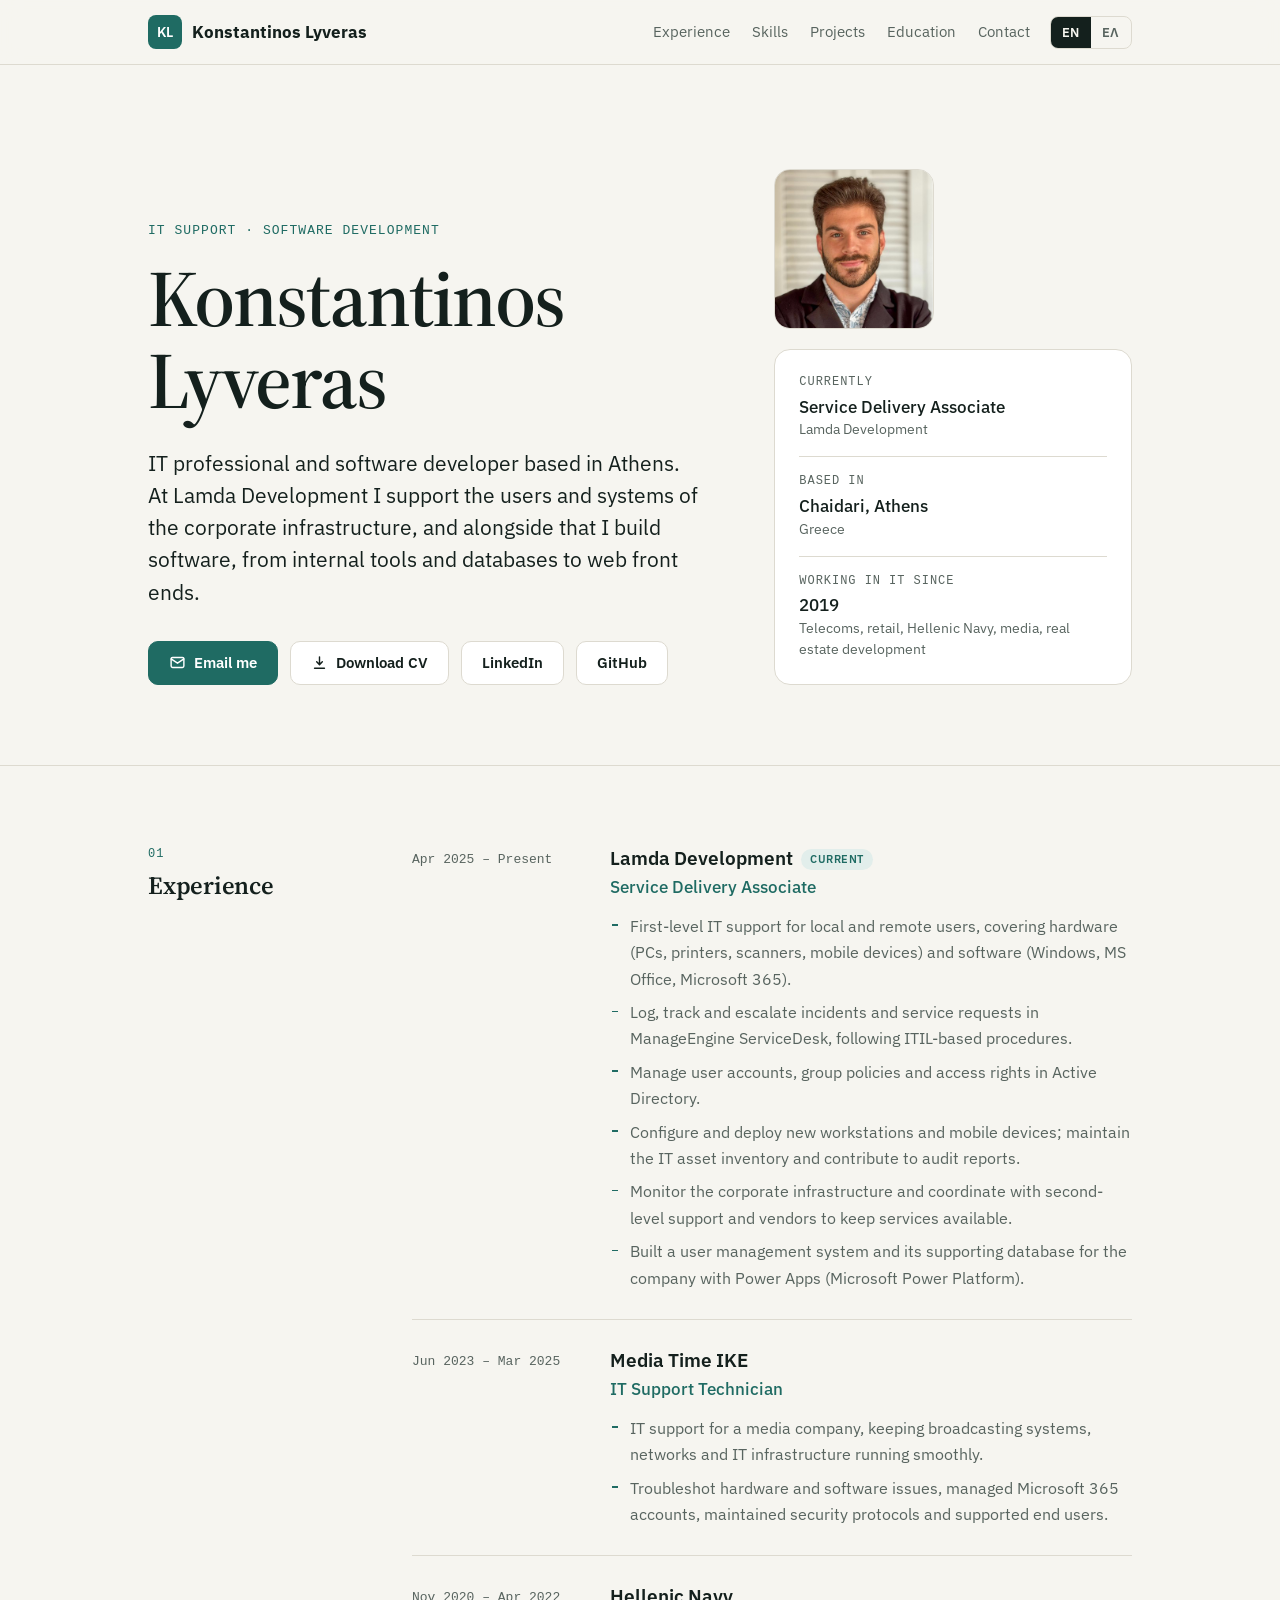
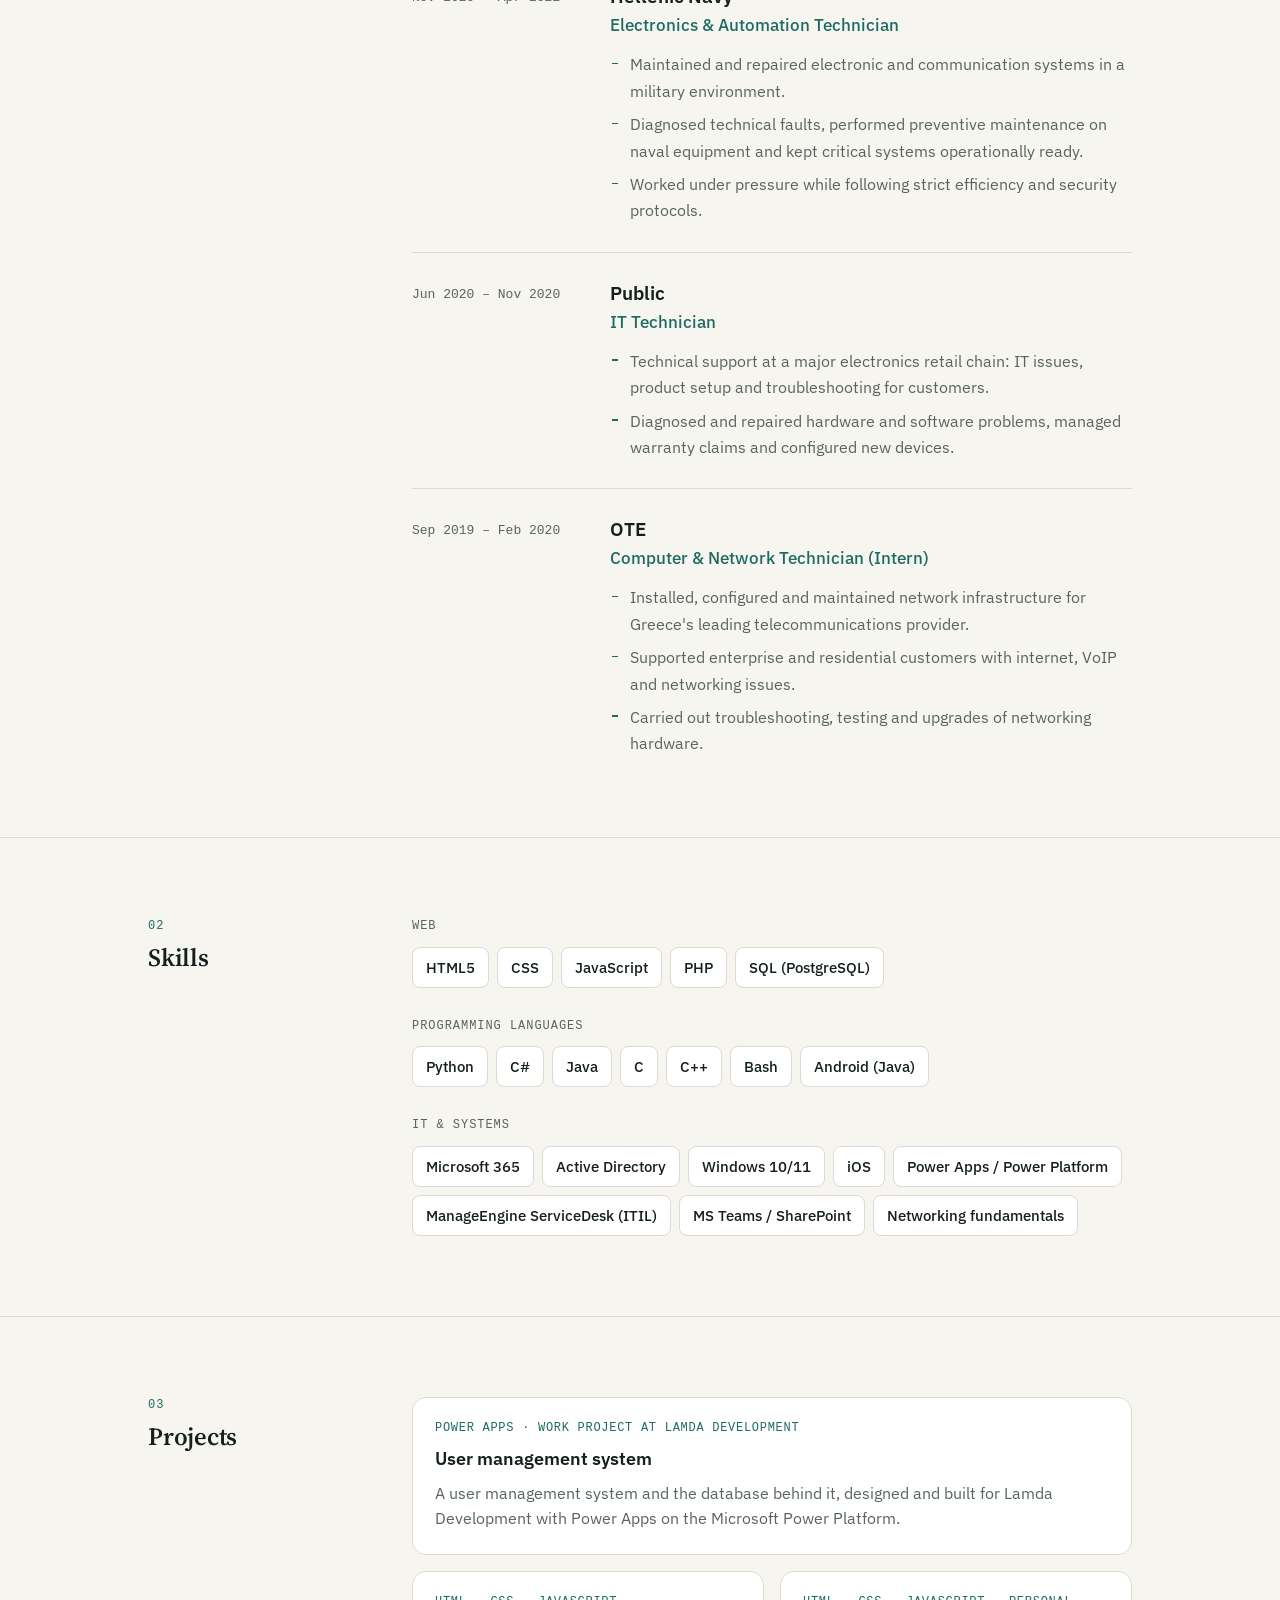
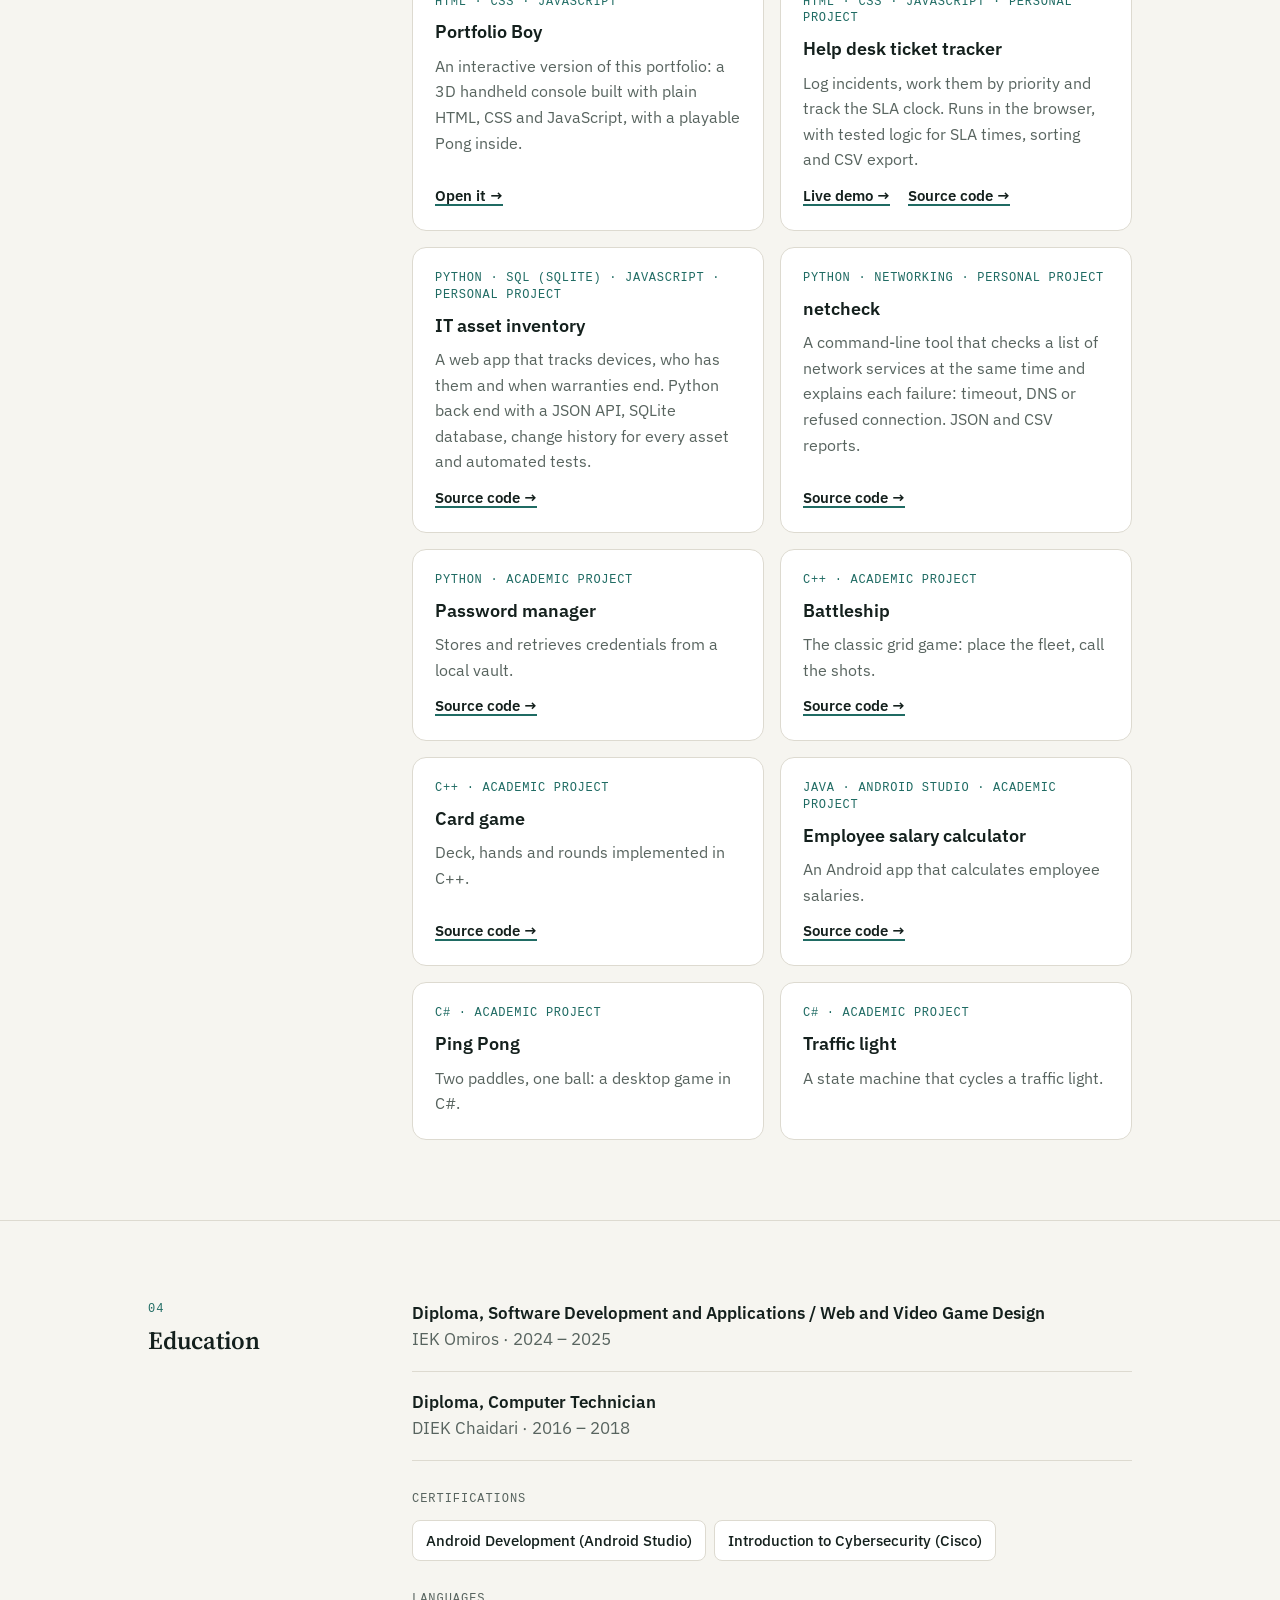
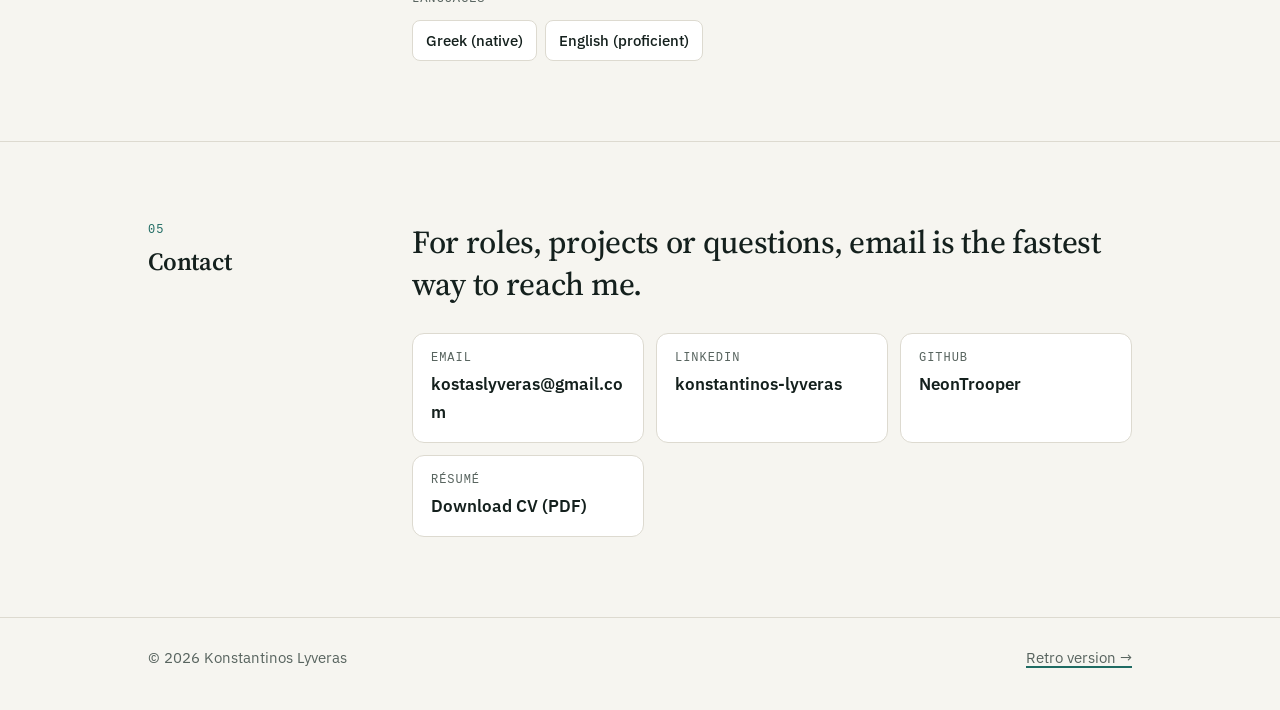
<file: index.html>
<!DOCTYPE html>
<html lang="en">
<head>
<meta charset="utf-8">
<meta name="viewport" content="width=device-width, initial-scale=1">
<title>Konstantinos Lyveras | IT Support &amp; Software Development</title>
<meta name="description" content="Konstantinos Lyveras is an IT professional and software developer in Athens, Greece: IT support, Microsoft 365 and Active Directory administration, and development with JavaScript, PHP, SQL, Python, C# and Java.">
<meta name="author" content="Konstantinos Lyveras">
<meta name="theme-color" content="#1f6b63">
<meta name="robots" content="index, follow">
<link rel="canonical" href="https://www.konstantinoslyveras.gr/">
<link rel="alternate" hreflang="en" href="https://www.konstantinoslyveras.gr/">
<link rel="alternate" hreflang="el" href="https://www.konstantinoslyveras.gr/el/">
<link rel="alternate" hreflang="x-default" href="https://www.konstantinoslyveras.gr/">
<meta property="og:type" content="profile">
<meta property="og:title" content="Konstantinos Lyveras | IT Support &amp; Software Development">
<meta property="og:description" content="Konstantinos Lyveras is an IT professional and software developer in Athens, Greece: IT support, Microsoft 365 and Active Directory administration, and development with JavaScript, PHP, SQL, Python, C# and Java.">
<meta property="og:url" content="https://www.konstantinoslyveras.gr/">
<meta property="og:locale" content="en_GB">
<meta name="twitter:card" content="summary">
<script type="application/ld+json">{"@context": "https://schema.org", "@type": "ProfilePage", "url": "https://www.konstantinoslyveras.gr/", "inLanguage": "en", "mainEntity": {"@type": "Person", "@id": "https://www.konstantinoslyveras.gr/#person", "name": "Konstantinos Lyveras", "alternateName": "Κωνσταντίνος Λυβέρας", "url": "https://www.konstantinoslyveras.gr/", "jobTitle": "Service Delivery Associate", "worksFor": {"@type": "Organization", "name": "Lamda Development"}, "description": "Konstantinos Lyveras is an IT professional and software developer in Athens, Greece: IT support, Microsoft 365 and Active Directory administration, and development with JavaScript, PHP, SQL, Python, C# and Java.", "address": {"@type": "PostalAddress", "addressLocality": "Chaidari", "addressRegion": "Attiki", "addressCountry": "GR"}, "knowsAbout": ["IT support", "Microsoft 365", "Active Directory", "Web development", "JavaScript", "HTML", "CSS", "PHP", "SQL", "Python", "C#", "Java", "C++"], "sameAs": ["https://www.linkedin.com/in/konstantinos-lyveras-231a96329/", "https://github.com/NeonTrooper"]}}</script>
<link rel="icon" href="assets/favicon.svg" type="image/svg+xml">
<link rel="preconnect" href="https://fonts.googleapis.com">
<link rel="preconnect" href="https://fonts.gstatic.com" crossorigin>
<link rel="stylesheet" href="https://fonts.googleapis.com/css2?family=IBM+Plex+Sans:wght@400;500;600&family=Source+Serif+4:opsz,wght@8..60,500;8..60,600&display=swap">
<link rel="stylesheet" href="assets/site.css">
</head>
<body>
<a class="skip" href="#main">Skip to content</a>

<header class="top"><div class="wrap">
  <a class="mark" href="#top" aria-label="Konstantinos Lyveras"><i>KL</i><b>Konstantinos Lyveras</b></a>
  <nav class="nav" aria-label="Contact"><a href="#experience">Experience</a><a href="#skills">Skills</a><a href="#projects">Projects</a><a href="#education">Education</a><a href="#contact">Contact</a></nav>
  <div class="lang" role="group" aria-label="Language"><span aria-current="true">EN</span><a href="el/" lang="el" hreflang="el">ΕΛ</a></div>
</div></header>

<main id="main">
<section class="hero" id="top"><div class="wrap">
  <div>
    <p class="eyebrow">IT Support · Software Development</p>
    <h1>Konstantinos Lyveras</h1>
    <p class="lead">IT professional and software developer based in Athens. At Lamda Development I support the users and systems of the corporate infrastructure, and alongside that I build software, from internal tools and databases to web front ends.</p>
    <div class="cta">
      <a class="btn primary" href="mailto:kostaslyveras@gmail.com"><svg viewBox="0 0 24 24" fill="none" stroke="currentColor" stroke-width="2" stroke-linecap="round" stroke-linejoin="round" aria-hidden="true"><rect x="3" y="5" width="18" height="14" rx="2"/><path d="m3 7 9 6 9-6"/></svg>Email me</a>
      <a class="btn" href="assets/Konstantinos-Lyveras-CV-EN.pdf" download="Konstantinos-Lyveras-CV-EN.pdf"><svg viewBox="0 0 24 24" fill="none" stroke="currentColor" stroke-width="2" stroke-linecap="round" stroke-linejoin="round" aria-hidden="true"><path d="M12 4v11m0 0-4-4m4 4 4-4M5 20h14"/></svg>Download CV</a>
      <a class="btn" href="https://www.linkedin.com/in/konstantinos-lyveras-231a96329/" target="_blank" rel="noopener">LinkedIn</a>
      <a class="btn" href="https://github.com/NeonTrooper" target="_blank" rel="noopener">GitHub</a>
    </div>
  </div>
  <aside class="side">
    <img class="portrait" src="assets/portrait.jpg" width="160" height="160" alt="Portrait of Konstantinos Lyveras">
    <dl class="facts"><div><dt>Currently</dt><dd>Service Delivery Associate<small>Lamda Development</small></dd></div><div><dt>Based in</dt><dd>Chaidari, Athens<small>Greece</small></dd></div><div><dt>Working in IT since</dt><dd>2019<small>Telecoms, retail, Hellenic Navy, media, real estate development</small></dd></div></dl>
  </aside>
</div></section>

<section class="section" id="experience"><div class="wrap"><h2><span>01</span>Experience</h2><div>
<article class="job"><p class="when">Apr 2025 – Present</p><div><h3>Lamda Development<span class="badge">Current</span></h3><p class="role">Service Delivery Associate</p><ul class="bullets"><li>First-level IT support for local and remote users, covering hardware (PCs, printers, scanners, mobile devices) and software (Windows, MS Office, Microsoft 365).</li><li>Log, track and escalate incidents and service requests in ManageEngine ServiceDesk, following ITIL-based procedures.</li><li>Manage user accounts, group policies and access rights in Active Directory.</li><li>Configure and deploy new workstations and mobile devices; maintain the IT asset inventory and contribute to audit reports.</li><li>Monitor the corporate infrastructure and coordinate with second-level support and vendors to keep services available.</li><li>Built a user management system and its supporting database for the company with Power Apps (Microsoft Power Platform).</li></ul></div></article>
<article class="job"><p class="when">Jun 2023 – Mar 2025</p><div><h3>Media Time IKE</h3><p class="role">IT Support Technician</p><ul class="bullets"><li>IT support for a media company, keeping broadcasting systems, networks and IT infrastructure running smoothly.</li><li>Troubleshot hardware and software issues, managed Microsoft 365 accounts, maintained security protocols and supported end users.</li></ul></div></article>
<article class="job"><p class="when">Nov 2020 – Apr 2022</p><div><h3>Hellenic Navy</h3><p class="role">Electronics &amp; Automation Technician</p><ul class="bullets"><li>Maintained and repaired electronic and communication systems in a military environment.</li><li>Diagnosed technical faults, performed preventive maintenance on naval equipment and kept critical systems operationally ready.</li><li>Worked under pressure while following strict efficiency and security protocols.</li></ul></div></article>
<article class="job"><p class="when">Jun 2020 – Nov 2020</p><div><h3>Public</h3><p class="role">IT Technician</p><ul class="bullets"><li>Technical support at a major electronics retail chain: IT issues, product setup and troubleshooting for customers.</li><li>Diagnosed and repaired hardware and software problems, managed warranty claims and configured new devices.</li></ul></div></article>
<article class="job"><p class="when">Sep 2019 – Feb 2020</p><div><h3>OTE</h3><p class="role">Computer &amp; Network Technician (Intern)</p><ul class="bullets"><li>Installed, configured and maintained network infrastructure for Greece&#x27;s leading telecommunications provider.</li><li>Supported enterprise and residential customers with internet, VoIP and networking issues.</li><li>Carried out troubleshooting, testing and upgrades of networking hardware.</li></ul></div></article>
</div></div></section>

<section class="section" id="skills"><div class="wrap"><h2><span>02</span>Skills</h2><div>
<div class="skillgroup"><h3>Web</h3><ul class="chips"><li>HTML5</li><li>CSS</li><li>JavaScript</li><li>PHP</li><li>SQL (PostgreSQL)</li></ul></div>
<div class="skillgroup"><h3>Programming languages</h3><ul class="chips"><li>Python</li><li>C#</li><li>Java</li><li>C</li><li>C++</li><li>Bash</li><li>Android (Java)</li></ul></div>
<div class="skillgroup"><h3>IT &amp; systems</h3><ul class="chips"><li>Microsoft 365</li><li>Active Directory</li><li>Windows 10/11</li><li>iOS</li><li>Power Apps / Power Platform</li><li>ManageEngine ServiceDesk (ITIL)</li><li>MS Teams / SharePoint</li><li>Networking fundamentals</li></ul></div>
</div></div></section>

<section class="section" id="projects"><div class="wrap"><h2><span>03</span>Projects</h2><div>
<div class="cards"><article class="card wide"><p class="tag">Power Apps · Work project at Lamda Development</p><h3>User management system</h3><p>A user management system and the database behind it, designed and built for Lamda Development with Power Apps on the Microsoft Power Platform.</p><div class="card-links"></div></article>
<article class="card"><p class="tag">HTML · CSS · JavaScript</p><h3>Portfolio Boy</h3><p>An interactive version of this portfolio: a 3D handheld console built with plain HTML, CSS and JavaScript, with a playable Pong inside.</p><div class="card-links"><a class="more" href="retro/">Open it →</a></div></article>
<article class="card"><p class="tag">HTML · CSS · JavaScript · Personal project</p><h3>Help desk ticket tracker</h3><p>Log incidents, work them by priority and track the SLA clock. Runs in the browser, with tested logic for SLA times, sorting and CSV export.</p><div class="card-links"><a class="more" href="demos/helpdesk/">Live demo →</a><a class="more" href="https://github.com/NeonTrooper/helpdesk-tickets" target="_blank" rel="noopener">Source code →</a></div></article>
<article class="card"><p class="tag">Python · SQL (SQLite) · JavaScript · Personal project</p><h3>IT asset inventory</h3><p>A web app that tracks devices, who has them and when warranties end. Python back end with a JSON API, SQLite database, change history for every asset and automated tests.</p><div class="card-links"><a class="more" href="https://github.com/NeonTrooper/it-asset-inventory" target="_blank" rel="noopener">Source code →</a></div></article>
<article class="card"><p class="tag">Python · Networking · Personal project</p><h3>netcheck</h3><p>A command-line tool that checks a list of network services at the same time and explains each failure: timeout, DNS or refused connection. JSON and CSV reports.</p><div class="card-links"><a class="more" href="https://github.com/NeonTrooper/netcheck" target="_blank" rel="noopener">Source code →</a></div></article>
<article class="card"><p class="tag">Python · Academic project</p><h3>Password manager</h3><p>Stores and retrieves credentials from a local vault.</p><div class="card-links"><a class="more" href="https://github.com/NeonTrooper/my-projects-repo/tree/main/Python-Projects" target="_blank" rel="noopener">Source code →</a></div></article>
<article class="card"><p class="tag">C++ · Academic project</p><h3>Battleship</h3><p>The classic grid game: place the fleet, call the shots.</p><div class="card-links"><a class="more" href="https://github.com/NeonTrooper/my-projects-repo/tree/main/C%2B%2B-Projects/Battleship%20Game" target="_blank" rel="noopener">Source code →</a></div></article>
<article class="card"><p class="tag">C++ · Academic project</p><h3>Card game</h3><p>Deck, hands and rounds implemented in C++.</p><div class="card-links"><a class="more" href="https://github.com/NeonTrooper/my-projects-repo/tree/main/C%2B%2B-Projects/CardGame" target="_blank" rel="noopener">Source code →</a></div></article>
<article class="card"><p class="tag">Java · Android Studio · Academic project</p><h3>Employee salary calculator</h3><p>An Android app that calculates employee salaries.</p><div class="card-links"><a class="more" href="https://github.com/NeonTrooper/my-projects-repo/tree/main/Android-Projects/YpologismosMisthouErgazomenou" target="_blank" rel="noopener">Source code →</a></div></article>
<article class="card"><p class="tag">C# · Academic project</p><h3>Ping Pong</h3><p>Two paddles, one ball: a desktop game in C#.</p><div class="card-links"></div></article>
<article class="card"><p class="tag">C# · Academic project</p><h3>Traffic light</h3><p>A state machine that cycles a traffic light.</p><div class="card-links"></div></article>
</div></div></div></section>

<section class="section" id="education"><div class="wrap"><h2><span>04</span>Education</h2><div>
<ul class="edu"><li><strong>Diploma, Software Development and Applications / Web and Video Game Design</strong><span>IEK Omiros · 2024 – 2025</span></li><li><strong>Diploma, Computer Technician</strong><span>DIEK Chaidari · 2016 – 2018</span></li></ul><h3 class="sub">Certifications</h3><ul class="chips"><li>Android Development (Android Studio)</li><li>Introduction to Cybersecurity (Cisco)</li></ul><h3 class="sub">Languages</h3><ul class="chips"><li>Greek (native)</li><li>English (proficient)</li></ul></div></div></section>

<section class="section" id="contact"><div class="wrap"><h2><span>05</span>Contact</h2><div>
<p class="contact-lead">For roles, projects or questions, email is the fastest way to reach me.</p>
<div class="links">
<a href="mailto:kostaslyveras@gmail.com"><small>Email</small><b>kostaslyveras@gmail.com</b></a>
<a href="https://www.linkedin.com/in/konstantinos-lyveras-231a96329/" target="_blank" rel="noopener"><small>LinkedIn</small><b>konstantinos-lyveras</b></a>
<a href="https://github.com/NeonTrooper" target="_blank" rel="noopener"><small>GitHub</small><b>NeonTrooper</b></a>
<a href="assets/Konstantinos-Lyveras-CV-EN.pdf" download="Konstantinos-Lyveras-CV-EN.pdf"><small>Résumé</small><b>Download CV (PDF)</b></a>
</div></div></div></section>

</main>

<footer class="foot"><div class="wrap">
  <span>© 2026 Konstantinos Lyveras</span>
  <a href="retro/">Retro version →</a>
</div></footer>
</body>
</html>
</file>
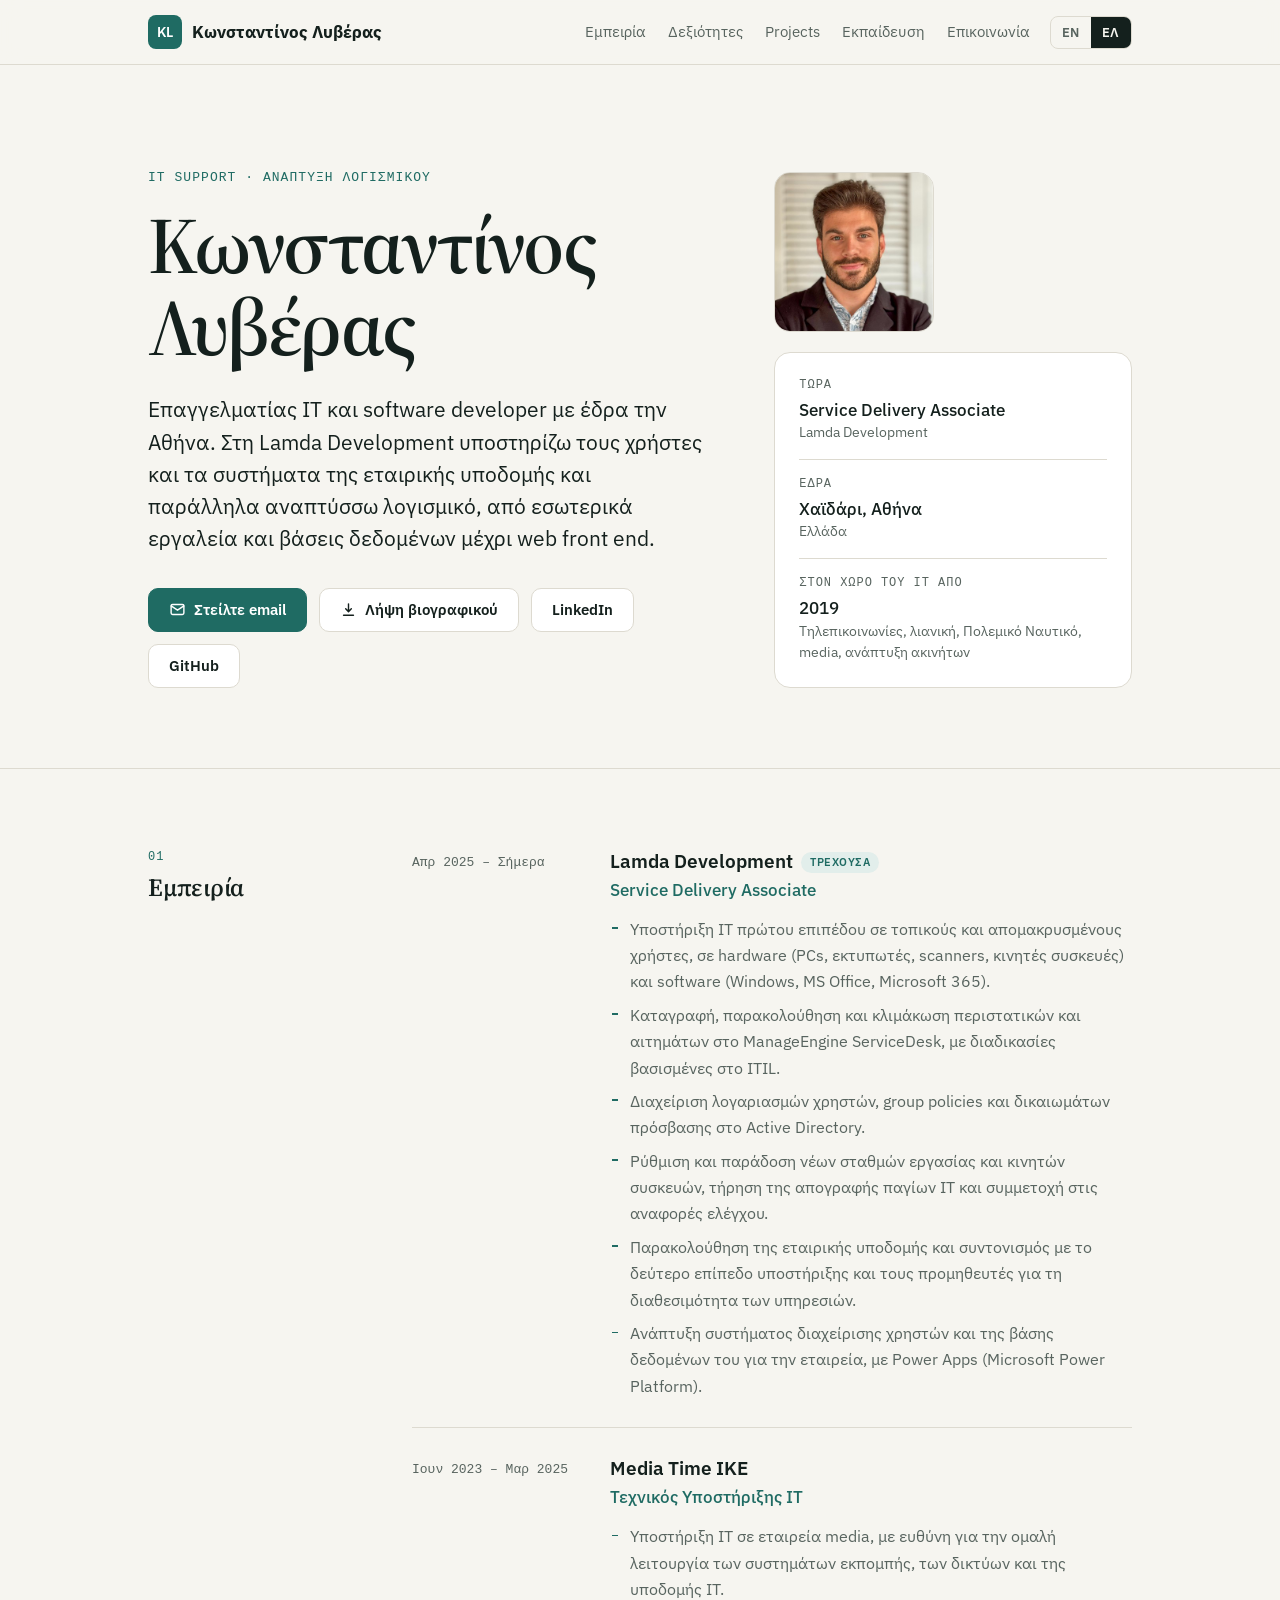
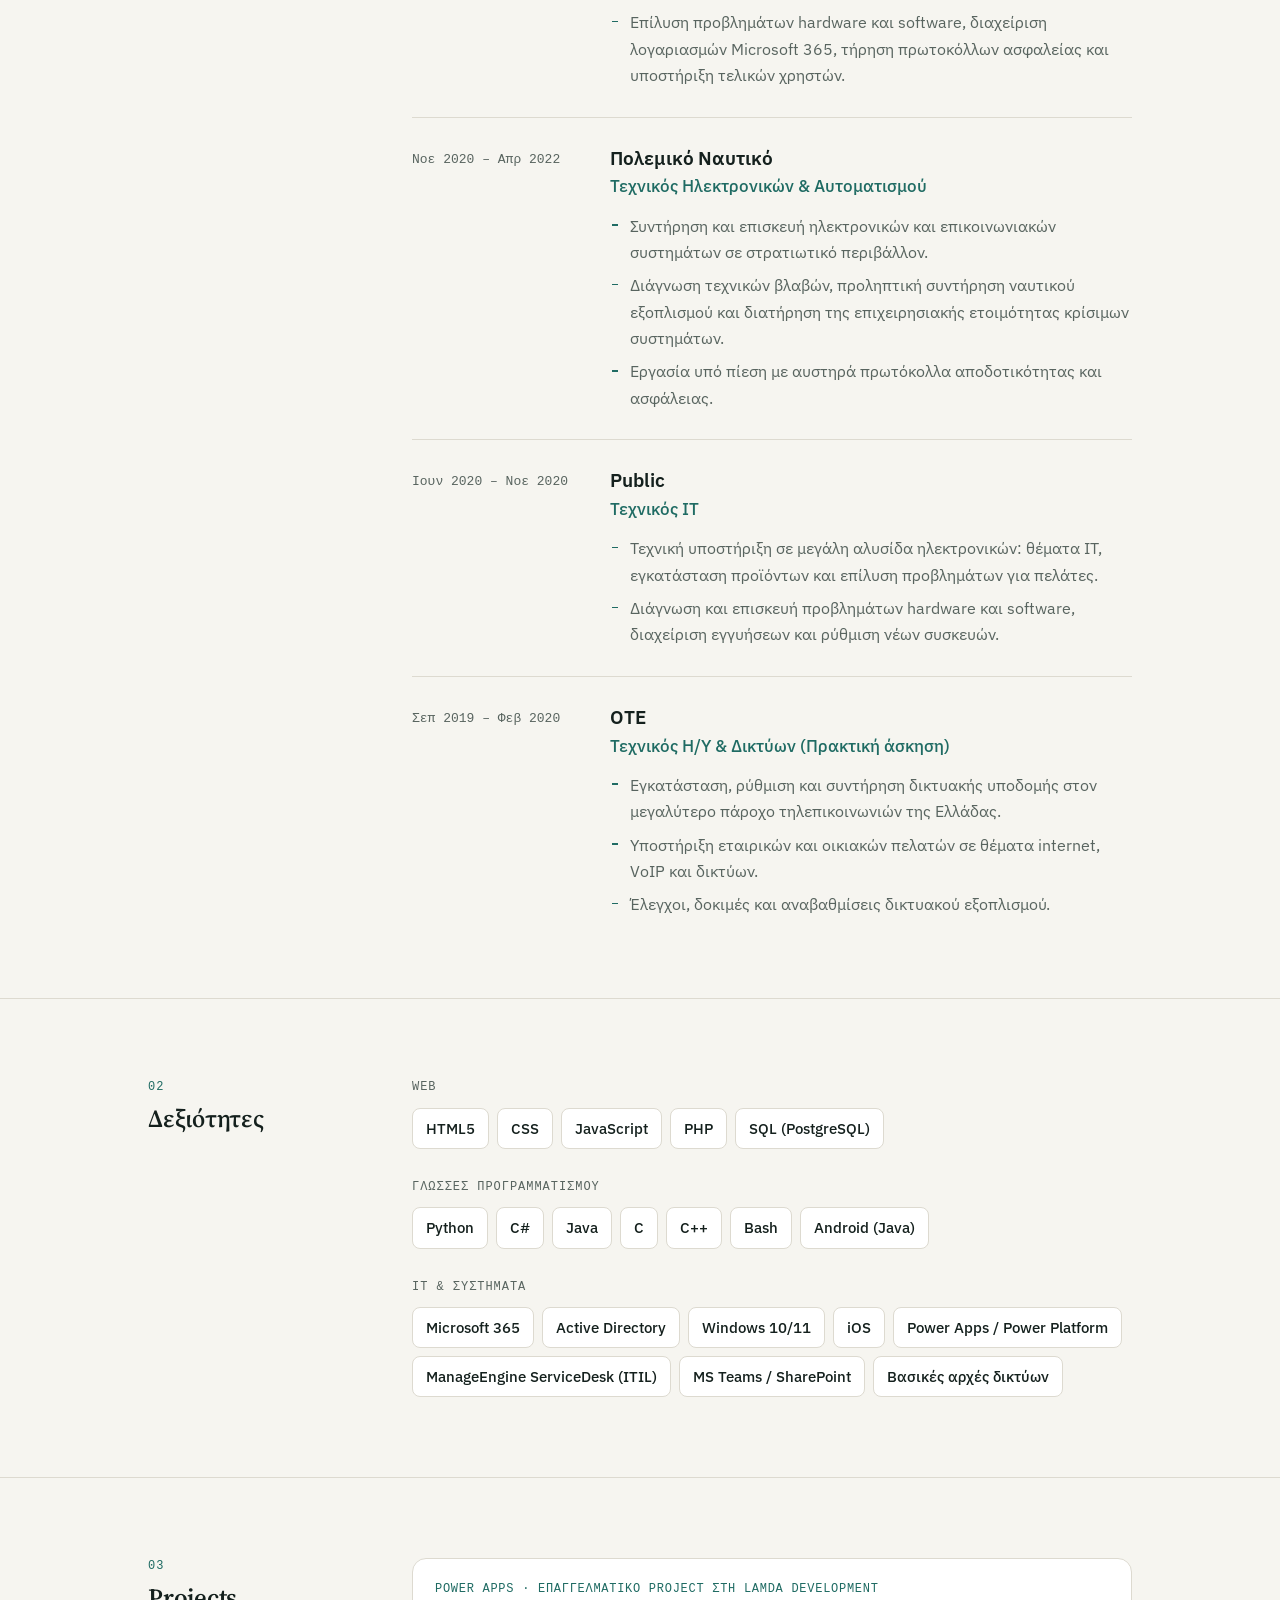
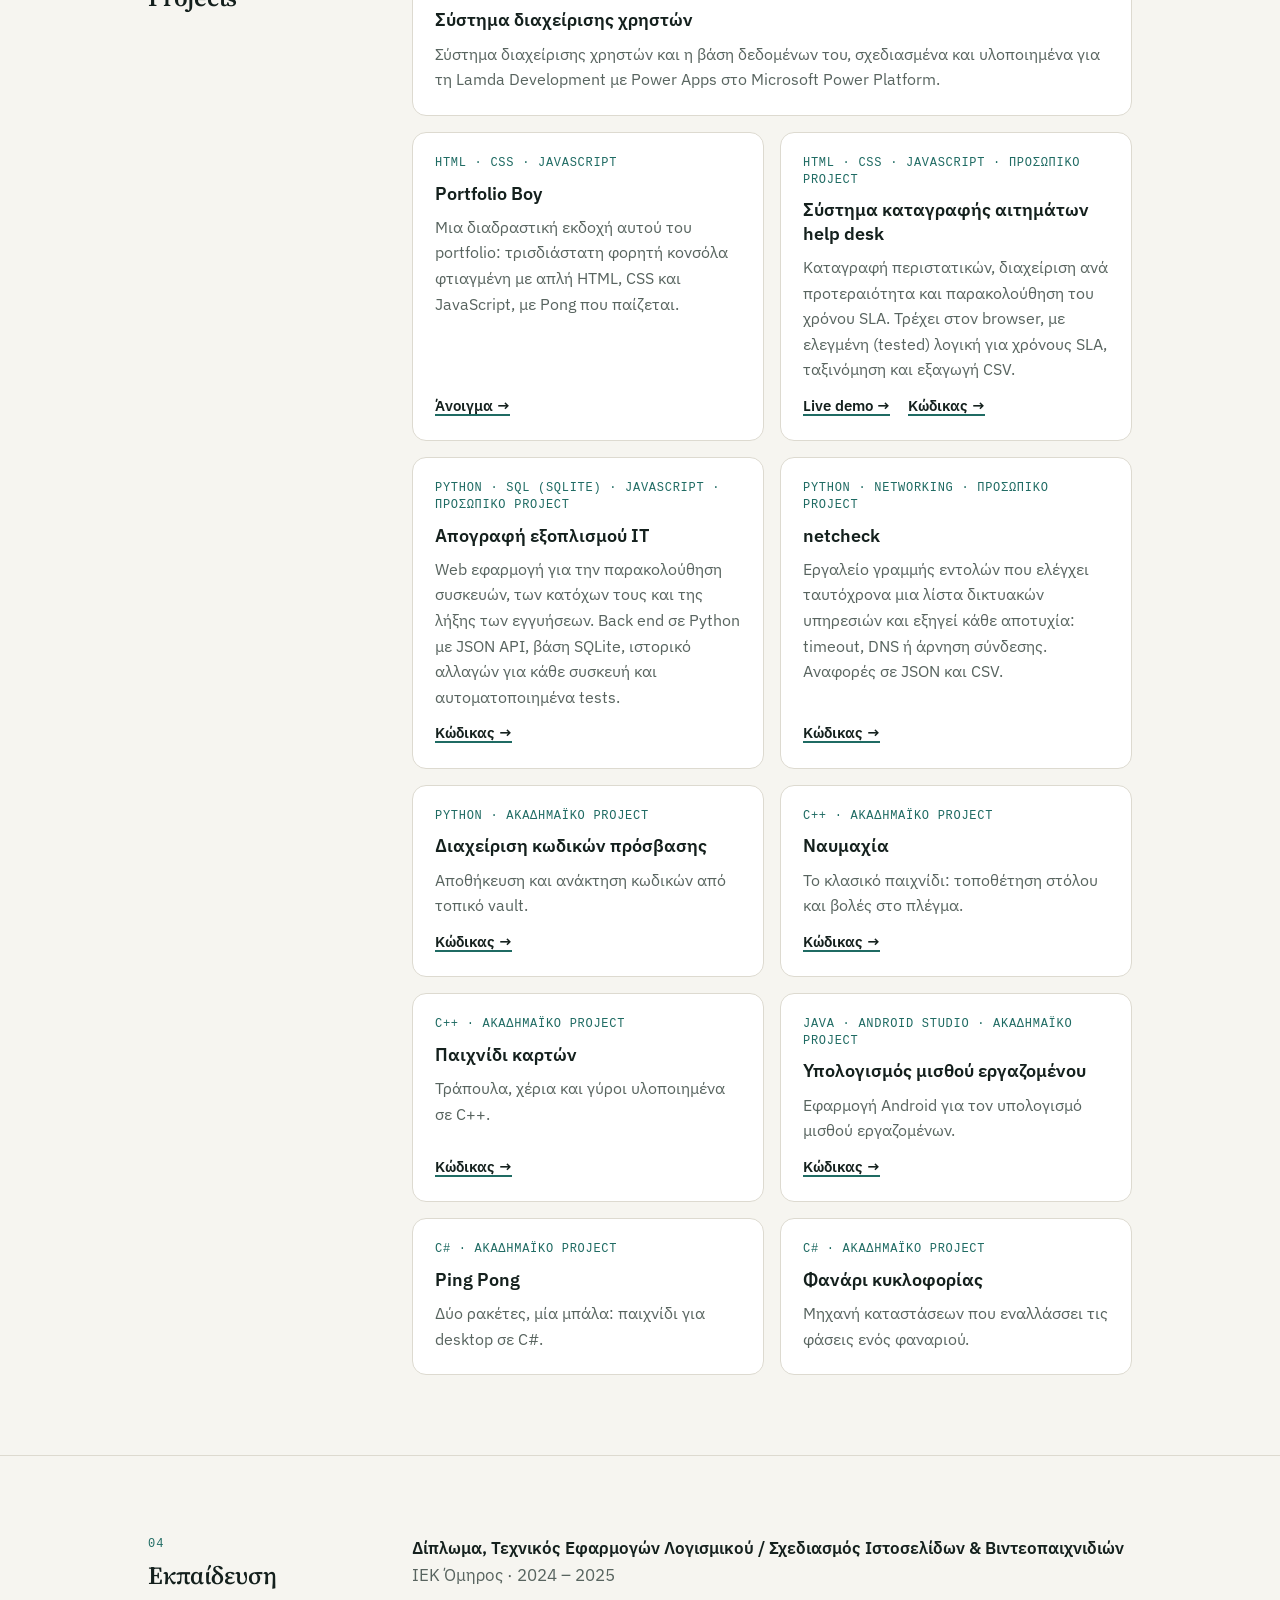
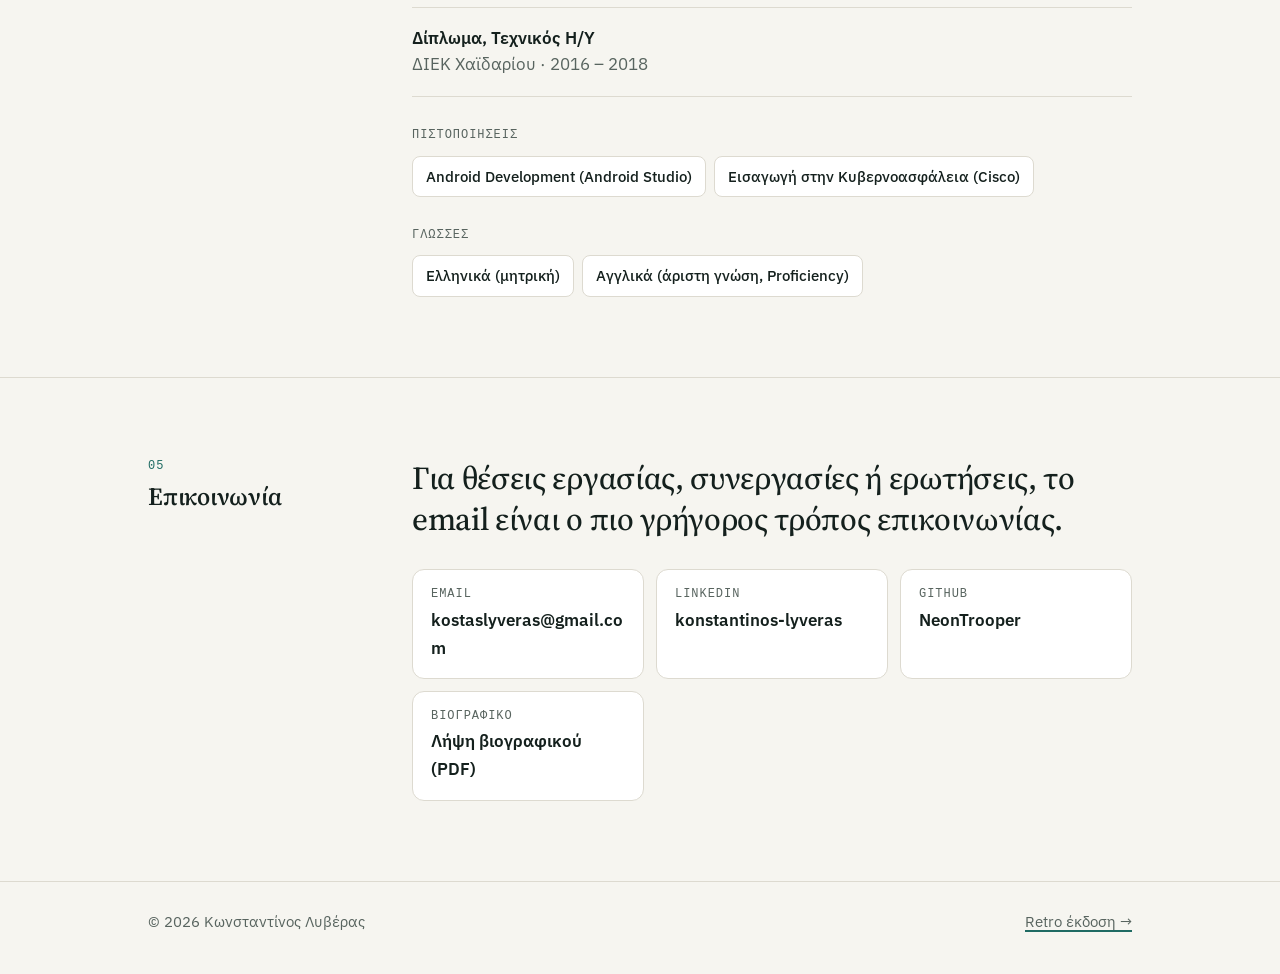
<file: el/index.html>
<!DOCTYPE html>
<html lang="el">
<head>
<meta charset="utf-8">
<meta name="viewport" content="width=device-width, initial-scale=1">
<title>Κωνσταντίνος Λυβέρας | IT Support &amp; Ανάπτυξη Λογισμικού</title>
<meta name="description" content="Ο Κωνσταντίνος Λυβέρας είναι επαγγελματίας IT και software developer στην Αθήνα: υποστήριξη IT, διαχείριση Microsoft 365 και Active Directory, ανάπτυξη με JavaScript, PHP, SQL, Python, C# και Java.">
<meta name="author" content="Konstantinos Lyveras">
<meta name="theme-color" content="#1f6b63">
<meta name="robots" content="index, follow">
<link rel="canonical" href="https://www.konstantinoslyveras.gr/el/">
<link rel="alternate" hreflang="en" href="https://www.konstantinoslyveras.gr/">
<link rel="alternate" hreflang="el" href="https://www.konstantinoslyveras.gr/el/">
<link rel="alternate" hreflang="x-default" href="https://www.konstantinoslyveras.gr/">
<meta property="og:type" content="profile">
<meta property="og:title" content="Κωνσταντίνος Λυβέρας | IT Support &amp; Ανάπτυξη Λογισμικού">
<meta property="og:description" content="Ο Κωνσταντίνος Λυβέρας είναι επαγγελματίας IT και software developer στην Αθήνα: υποστήριξη IT, διαχείριση Microsoft 365 και Active Directory, ανάπτυξη με JavaScript, PHP, SQL, Python, C# και Java.">
<meta property="og:url" content="https://www.konstantinoslyveras.gr/el/">
<meta property="og:locale" content="el_GR">
<meta name="twitter:card" content="summary">
<script type="application/ld+json">{"@context": "https://schema.org", "@type": "ProfilePage", "url": "https://www.konstantinoslyveras.gr/el/", "inLanguage": "el", "mainEntity": {"@type": "Person", "@id": "https://www.konstantinoslyveras.gr/#person", "name": "Konstantinos Lyveras", "alternateName": "Κωνσταντίνος Λυβέρας", "url": "https://www.konstantinoslyveras.gr/", "jobTitle": "Service Delivery Associate", "worksFor": {"@type": "Organization", "name": "Lamda Development"}, "description": "Ο Κωνσταντίνος Λυβέρας είναι επαγγελματίας IT και software developer στην Αθήνα: υποστήριξη IT, διαχείριση Microsoft 365 και Active Directory, ανάπτυξη με JavaScript, PHP, SQL, Python, C# και Java.", "address": {"@type": "PostalAddress", "addressLocality": "Chaidari", "addressRegion": "Attiki", "addressCountry": "GR"}, "knowsAbout": ["IT support", "Microsoft 365", "Active Directory", "Web development", "JavaScript", "HTML", "CSS", "PHP", "SQL", "Python", "C#", "Java", "C++"], "sameAs": ["https://www.linkedin.com/in/konstantinos-lyveras-231a96329/", "https://github.com/NeonTrooper"]}}</script>
<link rel="icon" href="../assets/favicon.svg" type="image/svg+xml">
<link rel="preconnect" href="https://fonts.googleapis.com">
<link rel="preconnect" href="https://fonts.gstatic.com" crossorigin>
<link rel="stylesheet" href="https://fonts.googleapis.com/css2?family=IBM+Plex+Sans:wght@400;500;600&family=Source+Serif+4:opsz,wght@8..60,500;8..60,600&display=swap">
<link rel="stylesheet" href="../assets/site.css">
</head>
<body>
<a class="skip" href="#main">Μετάβαση στο περιεχόμενο</a>

<header class="top"><div class="wrap">
  <a class="mark" href="#top" aria-label="Κωνσταντίνος Λυβέρας"><i>KL</i><b>Κωνσταντίνος Λυβέρας</b></a>
  <nav class="nav" aria-label="Επικοινωνία"><a href="#experience">Εμπειρία</a><a href="#skills">Δεξιότητες</a><a href="#projects">Projects</a><a href="#education">Εκπαίδευση</a><a href="#contact">Επικοινωνία</a></nav>
  <div class="lang" role="group" aria-label="Γλώσσα"><a href="../" lang="en" hreflang="en">EN</a><span aria-current="true">ΕΛ</span></div>
</div></header>

<main id="main">
<section class="hero" id="top"><div class="wrap">
  <div>
    <p class="eyebrow">IT Support · Ανάπτυξη Λογισμικού</p>
    <h1>Κωνσταντίνος Λυβέρας</h1>
    <p class="lead">Επαγγελματίας IT και software developer με έδρα την Αθήνα. Στη Lamda Development υποστηρίζω τους χρήστες και τα συστήματα της εταιρικής υποδομής και παράλληλα αναπτύσσω λογισμικό, από εσωτερικά εργαλεία και βάσεις δεδομένων μέχρι web front end.</p>
    <div class="cta">
      <a class="btn primary" href="mailto:kostaslyveras@gmail.com"><svg viewBox="0 0 24 24" fill="none" stroke="currentColor" stroke-width="2" stroke-linecap="round" stroke-linejoin="round" aria-hidden="true"><rect x="3" y="5" width="18" height="14" rx="2"/><path d="m3 7 9 6 9-6"/></svg>Στείλτε email</a>
      <a class="btn" href="../assets/Konstantinos-Lyveras-CV-EL.pdf" download="Konstantinos-Lyveras-CV-EL.pdf"><svg viewBox="0 0 24 24" fill="none" stroke="currentColor" stroke-width="2" stroke-linecap="round" stroke-linejoin="round" aria-hidden="true"><path d="M12 4v11m0 0-4-4m4 4 4-4M5 20h14"/></svg>Λήψη βιογραφικού</a>
      <a class="btn" href="https://www.linkedin.com/in/konstantinos-lyveras-231a96329/" target="_blank" rel="noopener">LinkedIn</a>
      <a class="btn" href="https://github.com/NeonTrooper" target="_blank" rel="noopener">GitHub</a>
    </div>
  </div>
  <aside class="side">
    <img class="portrait" src="../assets/portrait.jpg" width="160" height="160" alt="Φωτογραφία του Κωνσταντίνου Λυβέρα">
    <dl class="facts"><div><dt>Τώρα</dt><dd>Service Delivery Associate<small>Lamda Development</small></dd></div><div><dt>Έδρα</dt><dd>Χαϊδάρι, Αθήνα<small>Ελλάδα</small></dd></div><div><dt>Στον χώρο του IT από</dt><dd>2019<small>Τηλεπικοινωνίες, λιανική, Πολεμικό Ναυτικό, media, ανάπτυξη ακινήτων</small></dd></div></dl>
  </aside>
</div></section>

<section class="section" id="experience"><div class="wrap"><h2><span>01</span>Εμπειρία</h2><div>
<article class="job"><p class="when">Απρ 2025 – Σήμερα</p><div><h3>Lamda Development<span class="badge">Τρέχουσα</span></h3><p class="role">Service Delivery Associate</p><ul class="bullets"><li>Υποστήριξη IT πρώτου επιπέδου σε τοπικούς και απομακρυσμένους χρήστες, σε hardware (PCs, εκτυπωτές, scanners, κινητές συσκευές) και software (Windows, MS Office, Microsoft 365).</li><li>Καταγραφή, παρακολούθηση και κλιμάκωση περιστατικών και αιτημάτων στο ManageEngine ServiceDesk, με διαδικασίες βασισμένες στο ITIL.</li><li>Διαχείριση λογαριασμών χρηστών, group policies και δικαιωμάτων πρόσβασης στο Active Directory.</li><li>Ρύθμιση και παράδοση νέων σταθμών εργασίας και κινητών συσκευών, τήρηση της απογραφής παγίων IT και συμμετοχή στις αναφορές ελέγχου.</li><li>Παρακολούθηση της εταιρικής υποδομής και συντονισμός με το δεύτερο επίπεδο υποστήριξης και τους προμηθευτές για τη διαθεσιμότητα των υπηρεσιών.</li><li>Ανάπτυξη συστήματος διαχείρισης χρηστών και της βάσης δεδομένων του για την εταιρεία, με Power Apps (Microsoft Power Platform).</li></ul></div></article>
<article class="job"><p class="when">Ιουν 2023 – Μαρ 2025</p><div><h3>Media Time ΙΚΕ</h3><p class="role">Τεχνικός Υποστήριξης IT</p><ul class="bullets"><li>Υποστήριξη IT σε εταιρεία media, με ευθύνη για την ομαλή λειτουργία των συστημάτων εκπομπής, των δικτύων και της υποδομής IT.</li><li>Επίλυση προβλημάτων hardware και software, διαχείριση λογαριασμών Microsoft 365, τήρηση πρωτοκόλλων ασφαλείας και υποστήριξη τελικών χρηστών.</li></ul></div></article>
<article class="job"><p class="when">Νοε 2020 – Απρ 2022</p><div><h3>Πολεμικό Ναυτικό</h3><p class="role">Τεχνικός Ηλεκτρονικών &amp; Αυτοματισμού</p><ul class="bullets"><li>Συντήρηση και επισκευή ηλεκτρονικών και επικοινωνιακών συστημάτων σε στρατιωτικό περιβάλλον.</li><li>Διάγνωση τεχνικών βλαβών, προληπτική συντήρηση ναυτικού εξοπλισμού και διατήρηση της επιχειρησιακής ετοιμότητας κρίσιμων συστημάτων.</li><li>Εργασία υπό πίεση με αυστηρά πρωτόκολλα αποδοτικότητας και ασφάλειας.</li></ul></div></article>
<article class="job"><p class="when">Ιουν 2020 – Νοε 2020</p><div><h3>Public</h3><p class="role">Τεχνικός IT</p><ul class="bullets"><li>Τεχνική υποστήριξη σε μεγάλη αλυσίδα ηλεκτρονικών: θέματα IT, εγκατάσταση προϊόντων και επίλυση προβλημάτων για πελάτες.</li><li>Διάγνωση και επισκευή προβλημάτων hardware και software, διαχείριση εγγυήσεων και ρύθμιση νέων συσκευών.</li></ul></div></article>
<article class="job"><p class="when">Σεπ 2019 – Φεβ 2020</p><div><h3>ΟΤΕ</h3><p class="role">Τεχνικός Η/Υ &amp; Δικτύων (Πρακτική άσκηση)</p><ul class="bullets"><li>Εγκατάσταση, ρύθμιση και συντήρηση δικτυακής υποδομής στον μεγαλύτερο πάροχο τηλεπικοινωνιών της Ελλάδας.</li><li>Υποστήριξη εταιρικών και οικιακών πελατών σε θέματα internet, VoIP και δικτύων.</li><li>Έλεγχοι, δοκιμές και αναβαθμίσεις δικτυακού εξοπλισμού.</li></ul></div></article>
</div></div></section>

<section class="section" id="skills"><div class="wrap"><h2><span>02</span>Δεξιότητες</h2><div>
<div class="skillgroup"><h3>Web</h3><ul class="chips"><li>HTML5</li><li>CSS</li><li>JavaScript</li><li>PHP</li><li>SQL (PostgreSQL)</li></ul></div>
<div class="skillgroup"><h3>Γλώσσες προγραμματισμού</h3><ul class="chips"><li>Python</li><li>C#</li><li>Java</li><li>C</li><li>C++</li><li>Bash</li><li>Android (Java)</li></ul></div>
<div class="skillgroup"><h3>IT &amp; συστήματα</h3><ul class="chips"><li>Microsoft 365</li><li>Active Directory</li><li>Windows 10/11</li><li>iOS</li><li>Power Apps / Power Platform</li><li>ManageEngine ServiceDesk (ITIL)</li><li>MS Teams / SharePoint</li><li>Βασικές αρχές δικτύων</li></ul></div>
</div></div></section>

<section class="section" id="projects"><div class="wrap"><h2><span>03</span>Projects</h2><div>
<div class="cards"><article class="card wide"><p class="tag">Power Apps · Επαγγελματικό project στη Lamda Development</p><h3>Σύστημα διαχείρισης χρηστών</h3><p>Σύστημα διαχείρισης χρηστών και η βάση δεδομένων του, σχεδιασμένα και υλοποιημένα για τη Lamda Development με Power Apps στο Microsoft Power Platform.</p><div class="card-links"></div></article>
<article class="card"><p class="tag">HTML · CSS · JavaScript</p><h3>Portfolio Boy</h3><p>Μια διαδραστική εκδοχή αυτού του portfolio: τρισδιάστατη φορητή κονσόλα φτιαγμένη με απλή HTML, CSS και JavaScript, με Pong που παίζεται.</p><div class="card-links"><a class="more" href="../retro/">Άνοιγμα →</a></div></article>
<article class="card"><p class="tag">HTML · CSS · JavaScript · Προσωπικό project</p><h3>Σύστημα καταγραφής αιτημάτων help desk</h3><p>Καταγραφή περιστατικών, διαχείριση ανά προτεραιότητα και παρακολούθηση του χρόνου SLA. Τρέχει στον browser, με ελεγμένη (tested) λογική για χρόνους SLA, ταξινόμηση και εξαγωγή CSV.</p><div class="card-links"><a class="more" href="../demos/helpdesk/">Live demo →</a><a class="more" href="https://github.com/NeonTrooper/helpdesk-tickets" target="_blank" rel="noopener">Κώδικας →</a></div></article>
<article class="card"><p class="tag">Python · SQL (SQLite) · JavaScript · Προσωπικό project</p><h3>Απογραφή εξοπλισμού IT</h3><p>Web εφαρμογή για την παρακολούθηση συσκευών, των κατόχων τους και της λήξης των εγγυήσεων. Back end σε Python με JSON API, βάση SQLite, ιστορικό αλλαγών για κάθε συσκευή και αυτοματοποιημένα tests.</p><div class="card-links"><a class="more" href="https://github.com/NeonTrooper/it-asset-inventory" target="_blank" rel="noopener">Κώδικας →</a></div></article>
<article class="card"><p class="tag">Python · Networking · Προσωπικό project</p><h3>netcheck</h3><p>Εργαλείο γραμμής εντολών που ελέγχει ταυτόχρονα μια λίστα δικτυακών υπηρεσιών και εξηγεί κάθε αποτυχία: timeout, DNS ή άρνηση σύνδεσης. Αναφορές σε JSON και CSV.</p><div class="card-links"><a class="more" href="https://github.com/NeonTrooper/netcheck" target="_blank" rel="noopener">Κώδικας →</a></div></article>
<article class="card"><p class="tag">Python · Ακαδημαϊκό project</p><h3>Διαχείριση κωδικών πρόσβασης</h3><p>Αποθήκευση και ανάκτηση κωδικών από τοπικό vault.</p><div class="card-links"><a class="more" href="https://github.com/NeonTrooper/my-projects-repo/tree/main/Python-Projects" target="_blank" rel="noopener">Κώδικας →</a></div></article>
<article class="card"><p class="tag">C++ · Ακαδημαϊκό project</p><h3>Ναυμαχία</h3><p>Το κλασικό παιχνίδι: τοποθέτηση στόλου και βολές στο πλέγμα.</p><div class="card-links"><a class="more" href="https://github.com/NeonTrooper/my-projects-repo/tree/main/C%2B%2B-Projects/Battleship%20Game" target="_blank" rel="noopener">Κώδικας →</a></div></article>
<article class="card"><p class="tag">C++ · Ακαδημαϊκό project</p><h3>Παιχνίδι καρτών</h3><p>Τράπουλα, χέρια και γύροι υλοποιημένα σε C++.</p><div class="card-links"><a class="more" href="https://github.com/NeonTrooper/my-projects-repo/tree/main/C%2B%2B-Projects/CardGame" target="_blank" rel="noopener">Κώδικας →</a></div></article>
<article class="card"><p class="tag">Java · Android Studio · Ακαδημαϊκό project</p><h3>Υπολογισμός μισθού εργαζομένου</h3><p>Εφαρμογή Android για τον υπολογισμό μισθού εργαζομένων.</p><div class="card-links"><a class="more" href="https://github.com/NeonTrooper/my-projects-repo/tree/main/Android-Projects/YpologismosMisthouErgazomenou" target="_blank" rel="noopener">Κώδικας →</a></div></article>
<article class="card"><p class="tag">C# · Ακαδημαϊκό project</p><h3>Ping Pong</h3><p>Δύο ρακέτες, μία μπάλα: παιχνίδι για desktop σε C#.</p><div class="card-links"></div></article>
<article class="card"><p class="tag">C# · Ακαδημαϊκό project</p><h3>Φανάρι κυκλοφορίας</h3><p>Μηχανή καταστάσεων που εναλλάσσει τις φάσεις ενός φαναριού.</p><div class="card-links"></div></article>
</div></div></div></section>

<section class="section" id="education"><div class="wrap"><h2><span>04</span>Εκπαίδευση</h2><div>
<ul class="edu"><li><strong>Δίπλωμα, Τεχνικός Εφαρμογών Λογισμικού / Σχεδιασμός Ιστοσελίδων &amp; Βιντεοπαιχνιδιών</strong><span>ΙΕΚ Όμηρος · 2024 – 2025</span></li><li><strong>Δίπλωμα, Τεχνικός Η/Υ</strong><span>ΔΙΕΚ Χαϊδαρίου · 2016 – 2018</span></li></ul><h3 class="sub">Πιστοποιήσεις</h3><ul class="chips"><li>Android Development (Android Studio)</li><li>Εισαγωγή στην Κυβερνοασφάλεια (Cisco)</li></ul><h3 class="sub">Γλώσσες</h3><ul class="chips"><li>Ελληνικά (μητρική)</li><li>Αγγλικά (άριστη γνώση, Proficiency)</li></ul></div></div></section>

<section class="section" id="contact"><div class="wrap"><h2><span>05</span>Επικοινωνία</h2><div>
<p class="contact-lead">Για θέσεις εργασίας, συνεργασίες ή ερωτήσεις, το email είναι ο πιο γρήγορος τρόπος επικοινωνίας.</p>
<div class="links">
<a href="mailto:kostaslyveras@gmail.com"><small>Email</small><b>kostaslyveras@gmail.com</b></a>
<a href="https://www.linkedin.com/in/konstantinos-lyveras-231a96329/" target="_blank" rel="noopener"><small>LinkedIn</small><b>konstantinos-lyveras</b></a>
<a href="https://github.com/NeonTrooper" target="_blank" rel="noopener"><small>GitHub</small><b>NeonTrooper</b></a>
<a href="../assets/Konstantinos-Lyveras-CV-EL.pdf" download="Konstantinos-Lyveras-CV-EL.pdf"><small>Βιογραφικό</small><b>Λήψη βιογραφικού (PDF)</b></a>
</div></div></div></section>

</main>

<footer class="foot"><div class="wrap">
  <span>© 2026 Κωνσταντίνος Λυβέρας</span>
  <a href="../retro/">Retro έκδοση →</a>
</div></footer>
</body>
</html>
</file>
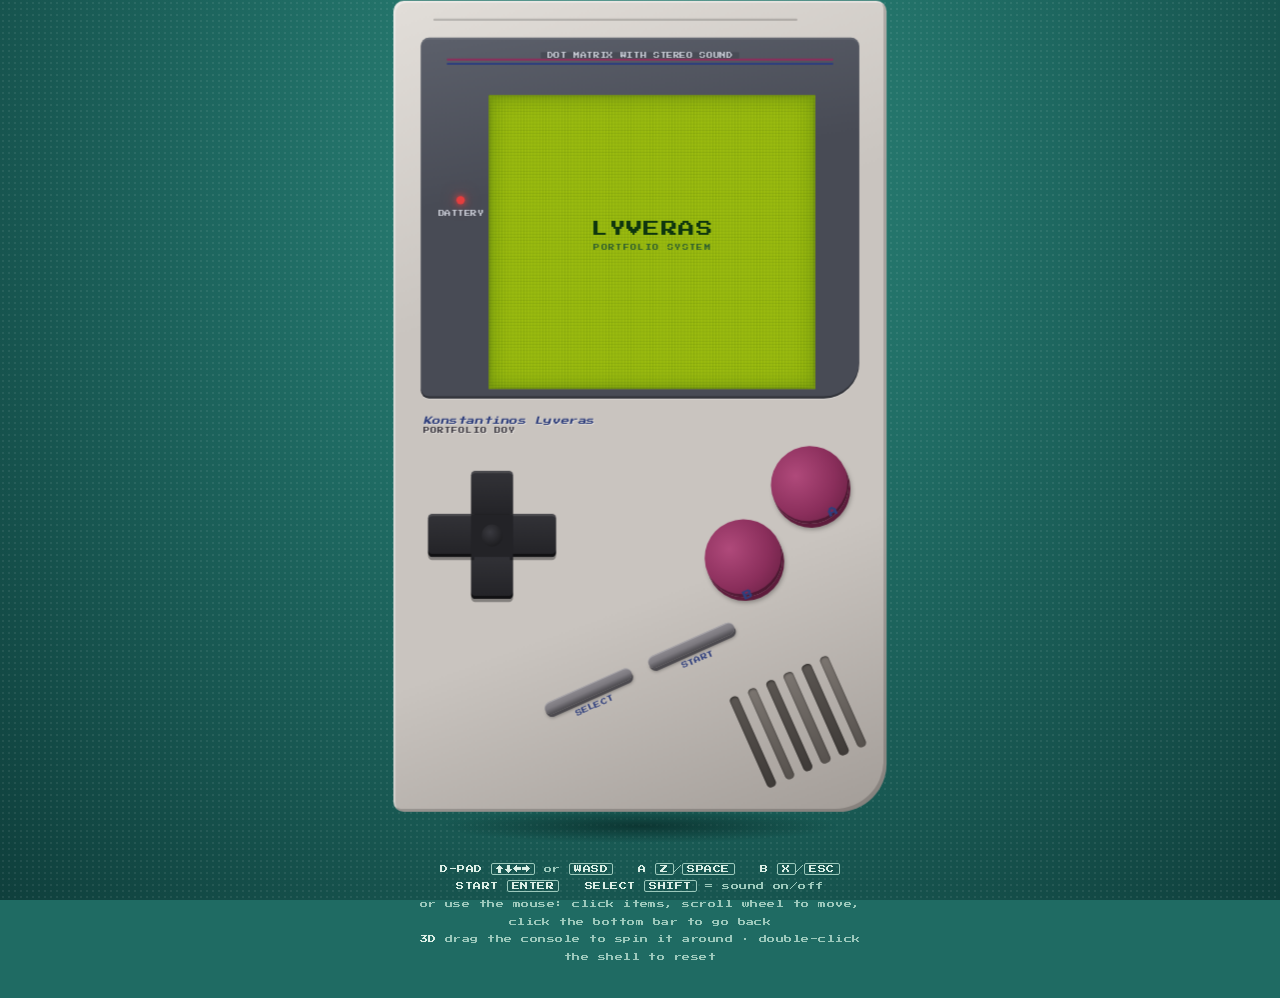
<file: retro/index.html>
<!DOCTYPE html>
<html lang="en">
<head>
  <meta charset="utf-8">
  <meta name="viewport" content="width=device-width, initial-scale=1">
  <title>Konstantinos Lyveras | Software Developer Portfolio</title>
  <meta name="author" content="Konstantinos Lyveras">
  <meta name="description" content="Konstantinos Lyveras is a software developer in Chaidari, Attiki, focused on web development, JavaScript, PHP, SQL, Python, C#, Java and IT operations.">
  <meta name="theme-color" content="#1f6b63">
  <meta name="robots" content="index, follow, max-image-preview:large">
  <link rel="canonical" href="https://www.konstantinoslyveras.gr/retro/">

  <meta property="og:type" content="profile">
  <meta property="og:title" content="Konstantinos Lyveras · Software Developer">
  <meta property="og:description" content="Software developer portfolio covering web development, software engineering and IT operations.">
  <meta property="og:url" content="https://konstantinoslyveras.gr/">
  <meta property="og:site_name" content="Konstantinos Lyveras Portfolio">
  <meta property="og:locale" content="en_GB">
  <meta property="og:locale:alternate" content="el_GR">
  <meta property="profile:first_name" content="Konstantinos">
  <meta property="profile:last_name" content="Lyveras">
  <meta name="twitter:card" content="summary">
  <meta name="twitter:title" content="Konstantinos Lyveras · Software Developer">
  <meta name="twitter:description" content="Software developer portfolio covering web development, software engineering and IT operations.">

  <script type="application/ld+json">
  {
    "@context": "https://schema.org",
    "@graph": [
      {
        "@type": "ProfilePage",
        "@id": "https://konstantinoslyveras.gr/#profile",
        "url": "https://konstantinoslyveras.gr/",
        "name": "Konstantinos Lyveras | Software Developer Portfolio",
        "inLanguage": ["en", "el"],
        "isPartOf": {"@id": "https://konstantinoslyveras.gr/#website"},
        "about": {"@id": "https://konstantinoslyveras.gr/#person"}
      },
      {
        "@type": "WebSite",
        "@id": "https://konstantinoslyveras.gr/#website",
        "url": "https://konstantinoslyveras.gr/",
        "name": "Konstantinos Lyveras Portfolio",
        "inLanguage": ["en", "el"]
      },
      {
        "@type": "Person",
        "@id": "https://konstantinoslyveras.gr/#person",
        "name": "Konstantinos Lyveras",
        "url": "https://konstantinoslyveras.gr/",
        "image": "https://konstantinoslyveras.gr/assets/portrait-56.png",
        "jobTitle": "Software Developer",
        "description": "Software developer with front-end and back-end experience, plus IT support and Microsoft 365 administration experience.",
        "address": {
          "@type": "PostalAddress",
          "addressLocality": "Chaidari",
          "addressRegion": "Attiki",
          "addressCountry": "GR"
        },
        "knowsAbout": ["Web development", "JavaScript", "HTML", "CSS", "PHP", "SQL", "Python", "C#", "Java", "Microsoft 365", "IT operations"],
        "sameAs": [
          "https://www.linkedin.com/in/konstantinos-lyveras-231a96329/",
          "https://github.com/NeonTrooper",
          "https://www.instagram.com/konstantinos_lyveras"
        ]
      }
    ]
  }
  </script>
  <link rel="icon" href="assets/favicon.svg" type="image/svg+xml">

  <!-- Pixel fonts from Google Fonts.
       Press Start 2P = the chunky "Game Boy" headings (has Greek letters too)
       VT323          = the readable body text for English
       Tiny5          = the readable body text for Greek (VT323 has no Greek letters) -->
  <link rel="preconnect" href="https://fonts.googleapis.com">
  <link rel="stylesheet" href="https://fonts.googleapis.com/css2?family=Press+Start+2P&family=VT323&family=Tiny5&display=swap">

  <link rel="stylesheet" href="css/style.css">
</head>
<body>
  <!--
    PAGE STRUCTURE
    ==============
    .stage   centres everything and gives the 3D perspective
    .rig     the 3D box that gets rotated when you drag it
               .console (front face) = the Game Boy you interact with
               .face.back/left/right/top/bottom = the other five sides of the box
    #screen  the 320x288 "LCD" panel. Everything you see on the screen is
             drawn into this div by js/app.js.
    .legend  the small help text under the console
  -->
  <div class="stage">
    <div class="rig" id="rig" aria-label="3D handheld console, drag to rotate">

    <!-- FRONT FACE: the console itself -->
    <div class="console face front" aria-label="Handheld console showing Konstantinos Lyveras's portfolio">

      <!-- The dark frame around the screen -->
      <div class="bezel">
        <div class="stripes"></div>
        <div class="bezel-text">DOT MATRIX WITH STEREO SOUND</div>
        <div class="led"><i></i>BATTERY</div>

        <!-- The green screen. #screen is filled by JavaScript. -->
        <div class="lcd"><div id="screen" role="application" aria-live="polite"></div></div>
      </div>

      <!-- Printed logo under the screen -->
      <div class="brand">Konstantinos Lyveras<span>PORTFOLIO BOY</span></div>

      <!-- Physical buttons. Every button has a data-btn value; app.js listens
           for clicks/taps on anything with class "btn" and reads that value. -->
      <div class="dpad" aria-label="Directional pad">
        <div class="k up btn" data-btn="up" role="button" tabindex="0" aria-label="Up"></div>
        <div class="k down btn" data-btn="down" role="button" tabindex="0" aria-label="Down"></div>
        <div class="k left btn" data-btn="left" role="button" tabindex="0" aria-label="Left"></div>
        <div class="k right btn" data-btn="right" role="button" tabindex="0" aria-label="Right"></div>
        <div class="c"></div>
      </div>

      <div class="ab">
        <div class="round b btn" data-btn="b" role="button" tabindex="0" aria-label="B button"></div>
        <div class="round a btn" data-btn="a" role="button" tabindex="0" aria-label="A button"></div>
        <span class="lab b">B</span><span class="lab a">A</span>
      </div>

      <div class="ss">
        <div class="pill btn" data-btn="select" role="button" tabindex="0" aria-label="Select"><div class="cap"></div><span class="lab">SELECT</span></div>
        <div class="pill btn" data-btn="start" role="button" tabindex="0" aria-label="Start"><div class="cap"></div><span class="lab">START</span></div>
      </div>

      <!-- Speaker grille (decoration only) -->
      <div class="speaker"><i></i><i></i><i></i><i></i><i></i><i></i></div>
    </div>

    <!-- THE OTHER FIVE FACES OF THE BOX (decoration only, seen when you rotate it) -->
    <div class="face back" aria-hidden="true">
      <div class="screws"><i></i><i></i><i></i><i></i></div>
      <div class="plate">
        <div class="model">PORTFOLIO BOY</div>
        <div class="fine">MODEL NO. KL-2019 · SOFTWARE DEVELOPER EDITION<br>DESIGNED IN CHAIDARI, ATTIKI · SERIAL 2026-0908<br>RUNS ON HTML · CSS · JAVASCRIPT</div>
      </div>
      <div class="battery"><span>◀ OPEN</span><div class="ridges"></div></div>
    </div>
    <div class="face side left" aria-hidden="true"><i class="ext"></i><i class="dial"></i><b>CONTRAST</b></div>
    <div class="face side right" aria-hidden="true"><i class="dial"></i><b>VOLUME</b></div>
    <div class="face side top" aria-hidden="true"><i class="sw"></i><i class="slot"></i></div>
    <div class="face side bottom" aria-hidden="true"><i class="jack"></i><b>PHONES</b></div>

    </div><!-- /.rig -->

    <!-- Soft shadow on the "floor" under the console -->
    <div class="floor-shadow" aria-hidden="true"></div>

    <!-- Help text. Filled by app.js so it can switch language. -->
    <p class="legend" id="legend"></p>

    <!-- Search-friendly fallback for crawlers and visitors without JavaScript. -->
    <noscript>
      <article class="seo-content">
        <h1>Konstantinos Lyveras · Software Developer</h1>
        <p>Software developer in Chaidari, Attiki, Greece, focused on front-end and back-end development, web applications and IT operations.</p>

        <h2>Professional experience</h2>
        <p>Service Delivery Associate at Lamda Development (April 2025–present). Previous experience includes IT Support Technician at Media Time, Electronics and Automation Technician in the Hellenic Navy, IT Technician at Public, and Computer and Network Technician at OTE.</p>

        <h2>Skills</h2>
        <p>HTML5, CSS, JavaScript, PHP, SQL, Python, C#, Java, C++, Android, Microsoft 365, Active Directory, Windows, iOS, Power Platform, networking and ITIL service desk operations.</p>

        <h2>Projects</h2>
        <p>Projects include a user management system, Python password manager, C++ Battleship and card games, a C# ping-pong game, a traffic-light state machine and an Android salary calculator.</p>

        <h2>Education and contact</h2>
        <p>Software Development and Applications diploma from IEK Omiros and Computer Technician diploma from DIEK Chaidari.</p>
        <p><a href="mailto:kostaslyveras@gmail.com">Email Konstantinos Lyveras</a> · <a href="assets/resume.pdf">Download résumé</a> · <a href="https://www.linkedin.com/in/konstantinos-lyveras-231a96329/">LinkedIn</a> · <a href="https://github.com/NeonTrooper">GitHub</a></p>
      </article>
    </noscript>
  </div>

  <!-- Order matters: data.js defines the content (window.PB),
       app.js reads it and runs the whole thing. -->
  <script src="js/data.js"></script>
  <script src="js/app.js"></script>
</body>
</html>
</file>
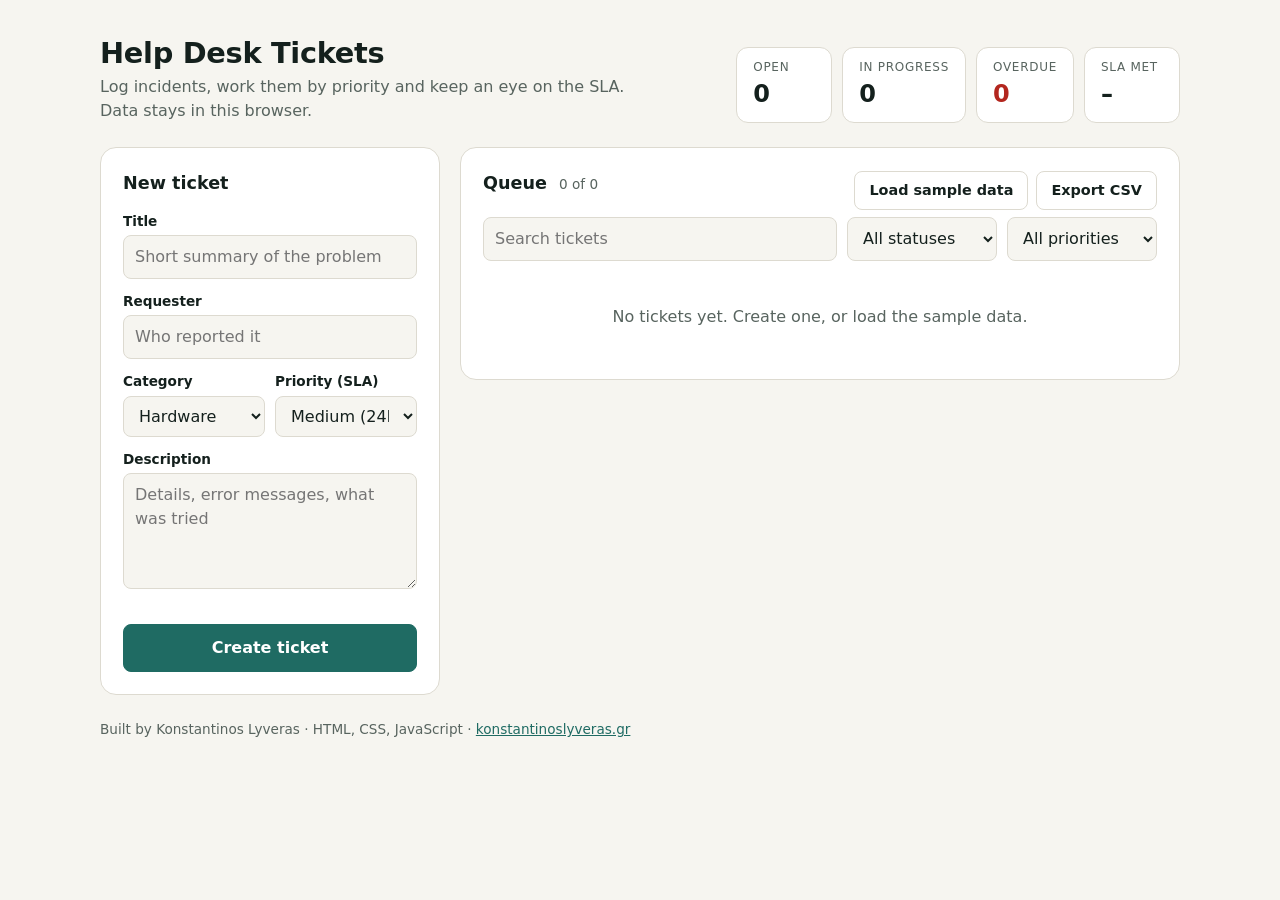
<file: demos/helpdesk/index.html>
<!DOCTYPE html>
<html lang="en">
<head>
  <meta charset="utf-8">
  <meta name="viewport" content="width=device-width, initial-scale=1">
  <title>Help Desk Tickets</title>
  <meta name="description" content="A small help desk ticket tracker with SLA timers, built with plain HTML, CSS and JavaScript.">
  <link rel="stylesheet" href="style.css">
</head>
<body>
  <header class="top">
    <div>
      <h1>Help Desk Tickets</h1>
      <p>Log incidents, work them by priority and keep an eye on the SLA. Data stays in this browser.</p>
    </div>
    <dl class="stats">
      <div><dt>Open</dt><dd id="stat-open">0</dd></div>
      <div><dt>In progress</dt><dd id="stat-progress">0</dd></div>
      <div class="warn"><dt>Overdue</dt><dd id="stat-overdue">0</dd></div>
      <div><dt>SLA met</dt><dd id="stat-sla">–</dd></div>
    </dl>
  </header>

  <main class="layout">
    <section class="panel" aria-labelledby="new-h">
      <h2 id="new-h">New ticket</h2>
      <form id="form" novalidate>
        <label for="title">Title</label>
        <input id="title" name="title" maxlength="120" placeholder="Short summary of the problem" required>

        <label for="requester">Requester</label>
        <input id="requester" name="requester" maxlength="80" placeholder="Who reported it" required>

        <div class="row">
          <div><label for="category">Category</label><select id="category" name="category"></select></div>
          <div><label for="priority">Priority (SLA)</label><select id="priority" name="priority"></select></div>
        </div>

        <label for="description">Description</label>
        <textarea id="description" name="description" rows="4" maxlength="1000" placeholder="Details, error messages, what was tried"></textarea>

        <p id="errors" class="errors" role="alert"></p>
        <button type="submit" class="primary">Create ticket</button>
      </form>
    </section>

    <section class="panel" aria-labelledby="list-h">
      <div class="list-head">
        <h2 id="list-h">Queue <small id="count"></small></h2>
        <div class="tools">
          <button type="button" id="sample">Load sample data</button>
          <button type="button" id="export">Export CSV</button>
        </div>
      </div>
      <div class="filters">
        <input id="f-query" type="search" placeholder="Search tickets" aria-label="Search tickets">
        <select id="f-status" aria-label="Filter by status"></select>
        <select id="f-priority" aria-label="Filter by priority"></select>
      </div>
      <ul id="list" class="tickets"></ul>
      <p id="empty" class="empty"></p>
    </section>
  </main>

  <footer class="foot">Built by Konstantinos Lyveras · HTML, CSS, JavaScript · <a href="https://www.konstantinoslyveras.gr/">konstantinoslyveras.gr</a></footer>

  <script type="module" src="app.js"></script>
</body>
</html>
</file>
<file: assets/site.css>
/* ============================================================
   site.css — styles for the professional portfolio (EN + EL).
   The old Game Boy site lives untouched in /retro/ with its own CSS.
   ============================================================ */

:root {
  --bg: #f6f5f0;
  --surface: #ffffff;
  --ink: #14201d;
  --muted: #58645f;
  --line: #dddad0;
  --accent: #1f6b63;
  --accent-ink: #ffffff;
  --accent-soft: #e2eeeb;

  --serif: "Source Serif 4", "Noto Serif", Georgia, "Times New Roman", serif;
  --sans: "IBM Plex Sans", system-ui, -apple-system, "Segoe UI", Roboto, "Helvetica Neue", Arial, sans-serif;
  --mono: ui-monospace, "SF Mono", "Cascadia Mono", Menlo, Consolas, monospace;

  --wrap: 1080px;
  --gutter: clamp(20px, 5vw, 48px);
}

@media (prefers-color-scheme: dark) {
  :root {
    --bg: #0e1413;
    --surface: #151d1b;
    --ink: #e8eeeb;
    --muted: #9aa8a3;
    --line: #26322f;
    --accent: #74cbbe;
    --accent-ink: #0e1413;
    --accent-soft: #17302c;
  }
}

*, *::before, *::after { box-sizing: border-box; }

html { scroll-behavior: smooth; scroll-padding-top: 84px; -webkit-text-size-adjust: 100%; }

body {
  margin: 0;
  background: var(--bg);
  color: var(--ink);
  font-family: var(--sans);
  font-size: 17px;
  line-height: 1.65;
  -webkit-font-smoothing: antialiased;
}

a { color: inherit; text-decoration-color: var(--accent); text-underline-offset: 3px; text-decoration-thickness: 1.5px; }
a:hover { color: var(--accent); }
:focus-visible { outline: 2px solid var(--accent); outline-offset: 3px; border-radius: 4px; }

h1, h2, h3, p, ul, dl, dd { margin: 0; }
ul { padding: 0; list-style: none; }

.wrap { max-width: var(--wrap); margin: 0 auto; padding: 0 var(--gutter); }

.skip {
  position: absolute; left: -9999px; top: 8px;
  background: var(--accent); color: var(--accent-ink); padding: 8px 14px; border-radius: 6px; z-index: 20;
}
.skip:focus { left: 8px; color: var(--accent-ink); }

/* ---------- top bar ---------- */
.top {
  position: sticky; top: 0; z-index: 10;
  background: color-mix(in srgb, var(--bg) 88%, transparent);
  backdrop-filter: blur(10px);
  -webkit-backdrop-filter: blur(10px);
  border-bottom: 1px solid var(--line);
}
.top .wrap { display: flex; align-items: center; gap: 20px; min-height: 64px; }

.mark { display: flex; align-items: center; gap: 10px; text-decoration: none; font-weight: 600; white-space: nowrap; }
.mark i {
  display: grid; place-items: center; width: 34px; height: 34px; border-radius: 8px;
  background: var(--accent); color: var(--accent-ink);
  font: 600 14px/1 var(--sans); font-style: normal; letter-spacing: .02em;
}
.mark:hover { color: inherit; }

.nav { display: flex; gap: 22px; margin-left: auto; font-size: 15px; }
.nav a { text-decoration: none; color: var(--muted); }
.nav a:hover { color: var(--ink); }

.lang {
  display: flex; border: 1px solid var(--line); border-radius: 8px; overflow: hidden;
  font: 600 13px/1 var(--sans); letter-spacing: .04em;
}
.lang a, .lang span { padding: 9px 11px; text-decoration: none; }
.lang span { background: var(--ink); color: var(--bg); }
.lang a { color: var(--muted); }
.lang a:hover { color: var(--ink); background: var(--accent-soft); }

/* ---------- buttons ---------- */
.btn {
  display: inline-flex; align-items: center; gap: 8px;
  padding: 12px 20px; border-radius: 10px; border: 1px solid var(--line);
  background: var(--surface); color: var(--ink);
  font: 600 15px/1.2 var(--sans); text-decoration: none;
  transition: transform .15s ease, border-color .15s ease, background .15s ease;
}
.btn:hover { border-color: var(--accent); color: var(--ink); transform: translateY(-1px); }
.btn.primary { background: var(--accent); border-color: var(--accent); color: var(--accent-ink); }
.btn.primary:hover { color: var(--accent-ink); filter: brightness(1.08); }
.btn svg { width: 17px; height: 17px; flex: none; }

/* ---------- hero ---------- */
.hero { padding: clamp(48px, 9vw, 104px) 0 clamp(40px, 7vw, 80px); }
.hero .wrap { display: grid; grid-template-columns: minmax(0, 1.55fr) minmax(0, 1fr); gap: clamp(32px, 6vw, 72px); align-items: end; }

.eyebrow {
  font: 500 13px/1.4 var(--mono); letter-spacing: .08em; text-transform: uppercase; color: var(--accent);
  margin-bottom: 18px;
}
.hero h1 {
  font: 600 clamp(2.6rem, 7.2vw, 5rem)/1.02 var(--serif);
  letter-spacing: -.025em;
  margin-bottom: 26px;
}
.lead { font-size: clamp(1.1rem, 1.9vw, 1.3rem); line-height: 1.55; max-width: 36em; }
.lead + .lead { margin-top: 14px; color: var(--muted); font-size: 1.05rem; }
.cta { display: flex; flex-wrap: wrap; gap: 12px; margin-top: 32px; }

.facts {
  background: var(--surface); border: 1px solid var(--line); border-radius: 16px;
  padding: 8px 24px;
}
.facts div { padding: 16px 0; border-bottom: 1px solid var(--line); }
.facts div:last-child { border-bottom: 0; }
.facts dt { font: 500 12px/1.4 var(--mono); letter-spacing: .08em; text-transform: uppercase; color: var(--muted); margin-bottom: 4px; }
.facts dd { font-weight: 500; line-height: 1.45; }
.facts dd small { display: block; font-weight: 400; font-size: .9rem; color: var(--muted); }

.portrait { display: block; width: 160px; height: 160px; border-radius: 16px; object-fit: cover; border: 1px solid var(--line); margin-bottom: 20px; }

/* ---------- sections ---------- */
.section { padding: clamp(44px, 7vw, 80px) 0; border-top: 1px solid var(--line); }
.section .wrap { display: grid; grid-template-columns: 200px minmax(0, 1fr); gap: clamp(24px, 5vw, 64px); }
.section h2 {
  font: 600 1.55rem/1.2 var(--serif); letter-spacing: -.01em;
  position: sticky; top: 92px; align-self: start;
}
.section h2 span { display: block; font: 500 12px/1.4 var(--mono); letter-spacing: .08em; color: var(--accent); margin-bottom: 8px; }

/* ---------- experience ---------- */
.job { display: grid; grid-template-columns: 170px minmax(0, 1fr); gap: 8px 28px; padding: 28px 0; border-bottom: 1px solid var(--line); }
.job:first-child { padding-top: 0; }
.job:last-child { border-bottom: 0; padding-bottom: 0; }
.when { font: 500 13px/1.7 var(--mono); color: var(--muted); padding-top: 3px; }
.job h3 { font: 600 1.2rem/1.3 var(--sans); }
.job .role { color: var(--accent); font-weight: 500; margin: 2px 0 12px; }
.badge {
  display: inline-block; margin-left: 8px; padding: 3px 9px; border-radius: 99px; vertical-align: 2px;
  background: var(--accent-soft); color: var(--accent);
  font: 600 11px/1.4 var(--sans); letter-spacing: .05em; text-transform: uppercase;
}
.bullets li { position: relative; padding-left: 20px; margin-top: 7px; color: var(--muted); font-size: 1rem; }
.bullets li::before { content: ""; position: absolute; left: 2px; top: .72em; width: 6px; height: 1.5px; background: var(--accent); }

/* ---------- skills ---------- */
.skillgroup + .skillgroup { margin-top: 30px; }
.skillgroup h3, .sub { font: 500 12px/1.4 var(--mono); letter-spacing: .08em; text-transform: uppercase; color: var(--muted); margin-bottom: 12px; }
.chips { display: flex; flex-wrap: wrap; gap: 8px; }
.chips li { padding: 7px 13px; border: 1px solid var(--line); border-radius: 8px; background: var(--surface); font-size: .95rem; font-weight: 500; }

/* ---------- projects ---------- */
.cards { display: grid; grid-template-columns: repeat(auto-fill, minmax(250px, 1fr)); gap: 16px; }
.card {
  display: flex; flex-direction: column; gap: 10px;
  background: var(--surface); border: 1px solid var(--line); border-radius: 14px; padding: 22px;
}
.card.wide { grid-column: 1 / -1; }
.card .tag { font: 500 12px/1.4 var(--mono); letter-spacing: .06em; text-transform: uppercase; color: var(--accent); }
.card h3 { font: 600 1.12rem/1.3 var(--sans); }
.card p:not(.tag) { color: var(--muted); font-size: .97rem; flex: 1; }
.card-links { display: flex; flex-wrap: wrap; gap: 6px 18px; }
.card-links:empty { display: none; }
.card .more { font-weight: 600; font-size: .95rem; }

/* ---------- education ---------- */
.edu li { padding: 18px 0; border-bottom: 1px solid var(--line); }
.edu li:first-child { padding-top: 0; }
.edu strong { display: block; font-weight: 600; font-size: 1.08rem; line-height: 1.4; }
.edu span { color: var(--muted); }
.sub { margin-top: 30px; }

/* ---------- contact ---------- */
.contact-lead { font: 500 clamp(1.4rem, 3vw, 2rem)/1.3 var(--serif); letter-spacing: -.01em; max-width: 24em; margin-bottom: 28px; }
.links { display: grid; grid-template-columns: repeat(auto-fit, minmax(230px, 1fr)); gap: 12px; }
.links a {
  display: block; padding: 16px 18px; border: 1px solid var(--line); border-radius: 12px; background: var(--surface);
  text-decoration: none; transition: border-color .15s ease, transform .15s ease;
}
.links a:hover { border-color: var(--accent); color: inherit; transform: translateY(-1px); }
.links small { display: block; font: 500 12px/1.4 var(--mono); letter-spacing: .08em; text-transform: uppercase; color: var(--muted); margin-bottom: 3px; }
.links b { font-weight: 600; word-break: break-word; }

/* ---------- footer ---------- */
.foot { border-top: 1px solid var(--line); padding: 28px 0 40px; color: var(--muted); font-size: .92rem; }
.foot .wrap { display: flex; flex-wrap: wrap; gap: 8px 24px; justify-content: space-between; }

/* ---------- responsive ---------- */
@media (max-width: 900px) {
  .nav { display: none; }
  .top .wrap { justify-content: space-between; }
  .hero .wrap { grid-template-columns: 1fr; align-items: start; }
  .section .wrap { grid-template-columns: 1fr; }
  .section h2 { position: static; }
}
@media (max-width: 600px) {
  body { font-size: 16px; }
  .job { grid-template-columns: 1fr; gap: 2px; }
  .mark b { display: none; }
  .cta .btn { flex: 1 1 auto; justify-content: center; }
}

@media (prefers-reduced-motion: reduce) {
  html { scroll-behavior: auto; }
  .btn, .links a { transition: none; }
}

/* ---------- print: the page doubles as a clean one-pager ---------- */
@media print {
  :root { --bg: #fff; --surface: #fff; --ink: #000; --muted: #333; --line: #ccc; --accent: #1f6b63; --accent-soft: #eee; }
  .top, .cta, .skip, .lang { display: none; }
  body { font-size: 11pt; }
  .hero, .section { padding: 18pt 0; }
  .section h2 { position: static; }
  .card, .job { break-inside: avoid; }
}
</file>
<file: retro/css/style.css>
/* ============================================================
   style.css — the look of the Game Boy portfolio.

   Reading guide
   -------------
   1. Variables (colours and fonts) — change a colour here and it
      changes everywhere.
   2. The page background.
   3. The 3D box (.rig) and its six faces.
   4. The front face: shell, screen frame, buttons.
   5. Help text under the console.
   6. Everything drawn INSIDE the screen (#screen ...). The screen is
      always 320 x 288 px in CSS; JavaScript scales it to fit, so all
      sizes in that section are in those "screen pixels".
   7. Reduced-motion: turn animations off for people who asked for
      less motion in their OS settings.
   ============================================================ */

/* ---------- 1. variables ---------- */
:root{
  /* page background (teal) and the text on it */
  --ground:#1f6b63;
  --ground-hi:#2f8a7d;
  --ground-lo:#0f3f3c;
  --ground-text:#dcefe6;
  --ground-text-dim:#9cc9bc;

  /* the plastic shell */
  --shell:#c9c4bf;
  --shell-hi:#e2ded9;
  --shell-lo:#a39d98;
  --shell-shadow:#6d6763;

  /* the dark frame around the screen and its two coloured lines */
  --bezel:#484b55;
  --bezel-hi:#5c606b;
  --line-a:#8b2f5c;
  --line-b:#2f3f7d;

  /* buttons */
  --ab:#8b2f5c;        /* A and B (burgundy) */
  --ab-hi:#b04a7b;
  --ab-lo:#5e1c3c;
  --dpad:#232327;
  --ss:#7d7a80;        /* START and SELECT (grey) */
  --ss-lo:#4c4a4f;
  --led:#e53e3e;       /* battery light */

  /* the four greens of the screen, darkest to lightest */
  --lcd0:#0f380f;
  --lcd1:#306230;
  --lcd2:#8bac0f;
  --lcd3:#9bbc0f;

  /* fonts: px-font for headings, body-font for longer text */
  --px-font:"Press Start 2P", "Courier New", monospace;
  --body-font:"VT323", "Courier New", monospace;
}
*{box-sizing:border-box}

/* ---------- 2. page background ---------- */
body{
  margin:0;
  background-color:var(--ground);
  /* two layers: a tiny dot pattern on top of a soft radial gradient */
  background-image:
    radial-gradient(rgba(255,255,255,.07) 1px, transparent 1.2px),
    radial-gradient(ellipse at 50% 18%, var(--ground-hi) 0%, var(--ground) 42%, var(--ground-lo) 100%);
  background-size:6px 6px, 100% 100%;
  background-attachment:fixed;
  color:var(--ground-text);
  font-family:var(--px-font);
  min-height:100vh;
  display:flex;
  flex-direction:column;
  align-items:center;
  justify-content:center;
  padding:24px 12px 32px;
  -webkit-font-smoothing:none;   /* keeps pixel fonts crisp */
}
.stage{display:flex;flex-direction:column;align-items:center;gap:18px;width:100%;perspective:1600px}

/* ---------- 3. the 3D box ---------- */
/* .rig is an invisible box. Its size comes from the real Game Boy
   (90 x 148 x 32 mm) scaled to fit the browser window. The six .face
   elements are placed on its sides with 3D transforms. app.js sets
   --rx and --ry when you drag the console. */
.rig{
  --w:min(92vw, 470px, 58vh);       /* width  */
  --h:calc(var(--w) * 148 / 90);    /* height */
  --d:calc(var(--w) * .32);         /* depth  */
  position:relative;width:var(--w);height:var(--h);
  transform-style:preserve-3d;      /* let children sit in 3D space */
  transform:rotateX(var(--rx,0deg)) rotateY(var(--ry,0deg));
  transition:transform .35s cubic-bezier(.2,.7,.3,1);
  touch-action:pan-y;cursor:grab;   /* sideways finger drags rotate; up/down still scrolls the page */
  user-select:none;-webkit-user-select:none;
}
.rig.drag{transition:none;cursor:grabbing}   /* no easing while dragging, so it follows the pointer exactly */
.face{position:absolute;backface-visibility:hidden;-webkit-backface-visibility:hidden}  /* a face is invisible from behind */
.face.front{inset:0;transform:translateZ(calc(var(--d) / 2))}
.face.back{
  inset:0;transform:rotateY(180deg) translateZ(calc(var(--d) / 2));
  background:linear-gradient(200deg, var(--shell-hi) 0%, var(--shell) 40%, var(--shell-lo) 100%);
  border-radius:10px 10px 10px 46px;   /* the big rounded corner ends up on the other side when seen from behind */
  box-shadow:inset 2px 2px 0 rgba(255,255,255,.3), inset -3px -3px 0 rgba(0,0,0,.18);
}
.face.side{background:linear-gradient(90deg, var(--shell-lo), var(--shell) 50%, var(--shell-lo))}
.face.left,.face.right{width:var(--d);height:var(--h);top:0;left:calc(50% - var(--d) / 2)}
.face.left{transform:rotateY(-90deg) translateZ(calc(var(--w) / 2))}
.face.right{transform:rotateY(90deg) translateZ(calc(var(--w) / 2))}
.face.top,.face.bottom{width:var(--w);height:var(--d);left:0;top:calc(50% - var(--d) / 2);background:linear-gradient(180deg, var(--shell-lo), var(--shell) 50%, var(--shell-lo))}
.face.top{transform:rotateX(90deg) translateZ(calc(var(--h) / 2))}
.face.bottom{transform:rotateX(-90deg) translateZ(calc(var(--h) / 2))}
/* small printed labels on the sides (CONTRAST, VOLUME, PHONES) */
.face.side b{
  position:absolute;left:50%;bottom:8%;transform:translateX(-50%);
  font-size:.34em;letter-spacing:.1em;color:var(--shell-shadow);font-weight:normal;white-space:nowrap;
}
.face.left b,.face.right b{bottom:auto;top:27%;transform:translateX(-50%) rotate(-90deg);transform-origin:center}
.face.left b{left:50%}
/* back face: screws, the embossed name plate, the battery cover */
.back .screws i{
  position:absolute;width:5%;aspect-ratio:1;border-radius:50%;
  background:radial-gradient(circle at 40% 35%, #d9d5d0, #8d8782);
  box-shadow:inset 0 0 0 1px rgba(0,0,0,.25), 0 1px 0 rgba(255,255,255,.4);
}
.back .screws i:nth-child(1){left:5%;top:3%}
.back .screws i:nth-child(2){right:5%;top:3%}
.back .screws i:nth-child(3){left:5%;top:46%}
.back .screws i:nth-child(4){right:5%;top:46%}
.back .plate{position:absolute;left:12%;right:12%;top:16%;text-align:center}
.back .model{
  font-size:.85em;letter-spacing:.1em;color:#8a847f;
  text-shadow:1px 1px 0 rgba(255,255,255,.55), -1px -1px 0 rgba(0,0,0,.18);   /* light + dark shadow = embossed look */
}
.back .fine{margin-top:14px;font-size:.36em;line-height:2.1;letter-spacing:.06em;color:#7c7672}
.back .battery{
  position:absolute;left:7%;right:7%;bottom:5%;height:42%;
  border-radius:8px 8px 8px 36px;
  background:linear-gradient(180deg, #c3bdb8, #aca69f);
  box-shadow:inset 0 2px 0 rgba(255,255,255,.35), inset 0 -2px 0 rgba(0,0,0,.2), 0 -2px 0 rgba(0,0,0,.12);
}
.back .battery .ridges{
  position:absolute;left:8%;right:8%;top:22%;height:56%;
  background:repeating-linear-gradient(180deg, rgba(0,0,0,.13) 0 2px, transparent 2px 7px);   /* grip lines */
}
.back .battery span{position:absolute;right:8%;top:7%;font-size:.36em;color:#6d6763;letter-spacing:.1em}
/* side details: wheels, link port, cartridge slot, power switch, headphone jack */
.face .dial{
  position:absolute;left:24%;width:52%;height:8%;top:13%;border-radius:6px;
  background:repeating-linear-gradient(180deg, #2b2b2f 0 2px, #55555b 2px 4px);
  box-shadow:0 0 0 2px #1b1b1e, 0 2px 4px rgba(0,0,0,.4);
}
.face .ext{position:absolute;left:22%;width:56%;height:4%;top:4%;background:#2b2b2f;border-radius:2px;box-shadow:inset 0 2px 3px rgba(0,0,0,.7)}
.face.top .slot{
  position:absolute;left:12%;right:12%;top:26%;height:48%;border-radius:3px;
  background:#26262a;box-shadow:inset 0 4px 8px rgba(0,0,0,.75), inset 0 -1px 0 rgba(255,255,255,.08);
}
.face.top .sw{position:absolute;left:4%;top:30%;width:6%;height:40%;border-radius:3px;background:linear-gradient(#5a5a5e,#2c2c30);box-shadow:0 1px 0 rgba(0,0,0,.4)}
.face.bottom .jack{position:absolute;left:47%;top:28%;width:6%;aspect-ratio:1;border-radius:50%;background:#111;box-shadow:inset 0 0 0 2px #4a4a4e}
/* soft shadow under the box (does not rotate with it) */
.floor-shadow{
  width:calc(min(92vw, 470px, 58vh) * .85);height:34px;margin-top:-6px;border-radius:50%;
  background:radial-gradient(ellipse at center, rgba(4,30,28,.6), rgba(4,30,28,0) 70%);
}

/* ---------- 4. the front face ---------- */
/* Positions inside the console are percentages of its size, so the
   whole thing scales together on any screen size. */
.console{
  background:linear-gradient(160deg, var(--shell-hi) 0%, var(--shell) 35%, var(--shell) 70%, var(--shell-lo) 100%);
  border-radius:10px 10px 46px 10px;   /* big rounded corner bottom-right, like the real one */
  box-shadow:
    inset 2px 2px 0 rgba(255,255,255,.35),
    inset -3px -3px 0 rgba(0,0,0,.18);
}
.console::before{                       /* thin groove along the top edge */
  content:"";position:absolute;left:8%;right:18%;top:2.2%;height:2px;
  background:rgba(0,0,0,.18);border-radius:2px;
}
.bezel{                                 /* dark frame around the screen */
  position:absolute;left:5.5%;right:5.5%;top:4.5%;height:44.5%;
  background:linear-gradient(170deg, var(--bezel-hi), var(--bezel) 40%);
  border-radius:8px 8px 34px 8px;
  box-shadow:inset 0 2px 0 rgba(255,255,255,.08), inset 0 -2px 0 rgba(0,0,0,.35), 0 1px 0 rgba(255,255,255,.3);
}
.stripes{                               /* the burgundy and blue lines */
  position:absolute;left:6%;right:6%;top:6%;height:6px;
  border-top:2px solid var(--line-a);
  border-bottom:2px solid var(--line-b);
}
.bezel-text{
  position:absolute;left:50%;top:5%;transform:translate(-50%,-50%);
  background:var(--bezel);padding:0 6px;
  font-size:.34em;letter-spacing:.06em;color:#c9ccd6;white-space:nowrap;
}
.led{                                   /* red battery light */
  position:absolute;left:4%;top:44%;
  font-size:.3em;color:#c9ccd6;letter-spacing:.04em;
  display:flex;flex-direction:column;align-items:center;gap:6px;
}
.led i{
  width:8px;height:8px;border-radius:50%;background:var(--led);
  box-shadow:0 0 6px var(--led), 0 0 14px rgba(229,62,62,.6);
  animation:ledpulse 3s ease-in-out infinite;
}
@keyframes ledpulse{0%,100%{opacity:1}50%{opacity:.75}}

.lcd{                                   /* the green screen area */
  position:absolute;left:15.5%;top:16%;width:74.5%;aspect-ratio:10/9;
  background:var(--lcd3);
  box-shadow:inset 0 0 0 2px #7a9a10, inset 0 0 18px rgba(15,56,15,.35);
  overflow:hidden;
}
.lcd::after{                            /* faint pixel grid over the screen */
  content:"";position:absolute;inset:0;pointer-events:none;
  background-image:
    linear-gradient(rgba(15,56,15,.09) 1px, transparent 1px),
    linear-gradient(90deg, rgba(15,56,15,.09) 1px, transparent 1px);
  background-size:3px 3px;
  mix-blend-mode:multiply;
}
#screen{                                /* the 320x288 panel that JS scales to fit .lcd */
  position:absolute;left:0;top:0;width:320px;height:288px;
  transform-origin:0 0;
  color:var(--lcd0);
  font-family:var(--body-font);
  font-size:20px;line-height:1;
  overflow:hidden;
}
/* Greek text uses a different pixel font (VT323 has no Greek letters). */
#screen.el{--body-font:"Tiny5", "Press Start 2P", "Courier New", monospace; font-size:17px; line-height:1.15}

.brand{                                 /* logo under the screen */
  position:absolute;left:6%;top:51%;
  font-size:.5em;color:var(--line-b);letter-spacing:.02em;
  font-style:italic;text-shadow:1px 1px 0 rgba(255,255,255,.4);
  line-height:1.5;
}
.brand span{display:block;font-size:.72em;color:#3d3a42;font-style:normal;letter-spacing:.14em;}

/* --- buttons --- */
.btn{cursor:pointer;touch-action:none;}               /* touch-action:none stops the page scrolling when you tap them */
.btn:focus-visible{outline:3px solid #fff;outline-offset:2px}

.dpad{position:absolute;left:7%;top:58%;width:26%;aspect-ratio:1;}
.dpad .k{                               /* the four arms */
  position:absolute;background:linear-gradient(#333338, var(--dpad));
  box-shadow:inset 0 2px 0 rgba(255,255,255,.12), inset 0 -3px 0 rgba(0,0,0,.5), 0 3px 0 rgba(0,0,0,.35);
}
.dpad .k.up{left:33.3%;top:0;width:33.4%;height:36%;border-radius:4px 4px 0 0}
.dpad .k.down{left:33.3%;bottom:0;width:33.4%;height:36%;border-radius:0 0 4px 4px}
.dpad .k.left{left:0;top:33.3%;width:36%;height:33.4%;border-radius:4px 0 0 4px}
.dpad .k.right{right:0;top:33.3%;width:36%;height:33.4%;border-radius:0 4px 4px 0}
.dpad .c{position:absolute;left:33.3%;top:33.3%;width:33.4%;height:33.4%;background:var(--dpad);}   /* centre piece */
.dpad .c::after{
  content:"";position:absolute;left:25%;top:25%;width:50%;height:50%;border-radius:50%;
  background:radial-gradient(circle at 40% 35%, #3a3a40, #151517);
}
.dpad .k.pressed{transform:translateY(2px);box-shadow:inset 0 2px 0 rgba(0,0,0,.4)}   /* .pressed is added by JS */

.ab{position:absolute;right:6%;top:57%;width:34%;aspect-ratio:2/1.2;transform:rotate(-24deg);}   /* A/B sit at an angle */
.ab .round{
  position:absolute;width:46%;aspect-ratio:1;border-radius:50%;
  background:radial-gradient(circle at 38% 32%, var(--ab-hi), var(--ab) 55%, var(--ab-lo));
  box-shadow:inset 0 -3px 0 rgba(0,0,0,.35), 0 4px 0 var(--ab-lo), 0 6px 4px rgba(0,0,0,.3);
}
.ab .round.b{left:0;top:40%}
.ab .round.a{right:0;top:0}
.ab .round.pressed{transform:translateY(3px);box-shadow:inset 0 -1px 0 rgba(0,0,0,.35), 0 1px 0 var(--ab-lo)}
.ab .lab{position:absolute;font-size:.55em;color:var(--line-b);font-weight:bold;}
.ab .lab.b{left:14%;top:108%}
.ab .lab.a{right:14%;top:68%}

.ss{position:absolute;left:29%;top:81.5%;display:flex;gap:9%;width:42%;transform:rotate(-24deg);}   /* SELECT / START */
.ss .pill{position:relative;flex:1;}
.ss .pill .cap{
  height:12px;border-radius:8px;
  background:linear-gradient(#8f8c92, var(--ss) 50%, var(--ss-lo));
  box-shadow:inset 0 1px 0 rgba(255,255,255,.25), 0 3px 0 var(--ss-lo), 0 4px 3px rgba(0,0,0,.3);
}
.ss .pill.pressed .cap{transform:translateY(2px);box-shadow:inset 0 1px 0 rgba(0,0,0,.2), 0 1px 0 var(--ss-lo)}
.ss .pill .lab{
  position:absolute;left:50%;top:18px;transform:translateX(-50%);
  font-size:.4em;color:var(--line-b);letter-spacing:.06em;white-space:nowrap;
}
.speaker{                               /* six slanted slots */
  position:absolute;right:7%;bottom:5%;width:22%;aspect-ratio:1.1;
  transform:rotate(-24deg);display:flex;justify-content:space-between;
}
.speaker i{
  width:9%;height:100%;border-radius:4px;
  background:linear-gradient(#7c7671, #57524e);
  box-shadow:inset 0 1px 2px rgba(0,0,0,.5);
}
.speaker i:nth-child(odd){background:linear-gradient(#5b5652, #3f3b38)}

/* ---------- 5. help text under the console ---------- */
.legend{
  font-size:8px;line-height:2.2;letter-spacing:.06em;
  color:var(--ground-text-dim);text-align:center;max-width:470px;margin:0;
}
.legend b{color:var(--ground-text);font-weight:normal}
.legend kbd{font:inherit;color:var(--ground-text);border:1px solid var(--ground-text-dim);padding:1px 4px;border-radius:2px;}

/* ---------- 6. inside the screen (320x288 units) ---------- */
/* Every screen is built from a few parts:
   .hdr  dark bar at the top with the title
   .win  a bordered window; .win.body is the scrollable one
   .foot the bottom bar with button hints
   .dlg  an RPG-style text box at the bottom
   .menu a list where one row (.sel) is highlighted with ▶ */
#screen .hdr{
  font-family:var(--px-font);font-size:8px;
  background:var(--lcd0);color:var(--lcd3);
  padding:6px 8px;display:flex;justify-content:space-between;align-items:center;
  letter-spacing:.04em;cursor:pointer;
}
#screen .hdr .r{opacity:.85}
#screen .win{
  position:absolute;left:8px;right:8px;
  border:2px solid var(--lcd0);box-shadow:inset 0 0 0 2px var(--lcd3), inset 0 0 0 4px var(--lcd0);   /* double border */
  padding:10px 10px;background:var(--lcd3);
}
#screen .win.body{top:32px;bottom:34px;overflow:hidden}
#screen .win.body .inner{position:absolute;left:10px;right:10px;top:10px;transition:top .12s steps(4)}   /* JS moves "top" to scroll */
#screen .foot{
  position:absolute;left:0;right:0;bottom:0;height:26px;
  font-family:var(--px-font);font-size:7px;color:var(--lcd0);
  display:flex;justify-content:space-between;align-items:center;padding:0 10px;
  letter-spacing:.04em;cursor:pointer;
}
#screen .foot .more{animation:blink 1s steps(2) infinite}
@keyframes blink{50%{opacity:0}}

#screen .menu{list-style:none;margin:0;padding:0;font-family:var(--px-font);font-size:9px}
#screen .menu li{padding:5px 0 5px 22px;position:relative;line-height:1.3;cursor:pointer}
#screen .menu li:hover:not(.sel){background:rgba(15,56,15,.08)}
#screen .menu li.sel::before{content:"▶";position:absolute;left:4px;top:5px}
#screen .menu li .tag{float:right;font-size:7px;padding:2px 3px;background:var(--lcd0);color:var(--lcd3);}
#screen .menu li.sel .tag{background:var(--lcd1)}
#screen .menu li .sub{display:block;font-family:var(--body-font);font-size:16px;color:var(--lcd1);margin-top:3px}
#screen.el .menu li .sub{font-size:14px}
#screen .menu li a{color:inherit;text-decoration:none;display:block;margin:-5px 0 -5px -22px;padding:5px 0 5px 22px}

#screen .dlg{
  position:absolute;left:8px;right:8px;bottom:8px;min-height:70px;
  border:2px solid var(--lcd0);box-shadow:inset 0 0 0 2px var(--lcd3), inset 0 0 0 4px var(--lcd0);
  padding:10px 10px 8px;background:var(--lcd3);font-size:19px;line-height:1.05;
}
#screen.el .dlg{font-size:15px;line-height:1.15}
#screen p{margin:0 0 8px}
#screen ul.bul{margin:0;padding:0 0 0 12px;list-style:none}          /* bullet list with ■ */
#screen ul.bul li{position:relative;margin:0 0 6px;line-height:1.05}
#screen.el ul.bul li{line-height:1.15}
#screen ul.bul li::before{content:"■";position:absolute;left:-12px;top:1px;font-size:10px}
#screen .stat{margin-bottom:7px}                                      /* label above value, on the PLAYER screen */
#screen .stat b{display:block;font-weight:normal;color:var(--lcd1);font-family:var(--px-font);font-size:7px;margin-bottom:3px}
#screen .stat span{display:block;font-size:18px;line-height:1;overflow-wrap:anywhere}
#screen.el .stat span{font-size:15px;line-height:1.1}
#screen .lab{font-family:var(--px-font);font-size:7px;background:var(--lcd0);color:var(--lcd3);display:inline-block;padding:3px 4px;margin:4px 0 6px}   /* small dark label */
#screen .chips{display:flex;flex-wrap:wrap;gap:4px 6px;margin-bottom:6px}
#screen .chip{border:2px solid var(--lcd0);padding:1px 5px;font-size:17px;line-height:1.1}   /* one skill */
#screen.el .chip{font-size:15px}
#screen .act{                                                         /* yes / no buttons */
  display:inline-block;font-family:var(--px-font);font-size:8px;padding:6px 8px;margin:4px 6px 0 0;
  border:2px solid var(--lcd0);cursor:pointer;
}
#screen .act.pri{background:var(--lcd0);color:var(--lcd3)}
#screen .act:hover{background:var(--lcd1);color:var(--lcd3);border-color:var(--lcd1)}
#screen .face{display:block;width:112px;height:112px;image-rendering:pixelated;border:2px solid var(--lcd0);background:var(--lcd3);flex:none}   /* the 56px portrait shown at 2x */
#screen .langsw{font-family:var(--px-font);font-size:7px;margin-top:14px;letter-spacing:.1em}   /* EN / ΕΛ switch on the title */
#screen .langsw span{padding:3px 5px;cursor:pointer}
#screen .langsw span.on{background:var(--lcd0);color:var(--lcd3)}

/* pixel sprite: one element, every pixel is a box-shadow (see app.js sprite()) */
.sprite{width:3px;height:3px;position:relative;margin:0 auto}
.sprite i{position:absolute;left:0;top:0;width:3px;height:3px}

/* boot: the logo drops from above in 28 steps, like the original */
#screen .boot{position:absolute;inset:0}
#screen .boot .logo{
  position:absolute;left:0;right:0;top:-40px;text-align:center;
  font-family:var(--px-font);font-size:16px;letter-spacing:.06em;color:var(--lcd0);
}
#screen .boot .logo small{display:block;font-size:6px;margin-top:8px;letter-spacing:.2em;color:var(--lcd1)}
#screen .boot.go .logo{animation:drop 1.4s steps(28) forwards}
@keyframes drop{to{top:122px}}

/* title screen */
#screen .title{position:absolute;inset:0;padding:22px 0 0;text-align:center}
#screen .title h1{font-family:var(--px-font);font-size:13px;margin:0;line-height:1.6;color:var(--lcd0)}
#screen .title h1 small{display:block;font-size:7px;letter-spacing:.2em;color:var(--lcd1);margin-top:6px}
#screen .title .press{font-family:var(--px-font);font-size:8px;margin-top:18px;animation:blink 1.1s steps(2) infinite}
#screen .title .copy{position:absolute;left:0;right:0;bottom:8px;font-family:var(--px-font);font-size:6px;color:var(--lcd1);letter-spacing:.08em}
#screen .ground{position:absolute;left:0;right:0;bottom:30px;height:6px;background:repeating-linear-gradient(90deg,var(--lcd0) 0 6px,var(--lcd2) 6px 12px)}
#screen .title .walker{position:absolute;bottom:37px;left:-40px;animation:walk 9s linear infinite}   /* the little character walking across */
@keyframes walk{to{left:340px}}

#screen canvas.game{display:block;image-rendering:pixelated}   /* Pong */

/* ---------- 7. reduced motion ---------- */
@media (prefers-reduced-motion: reduce){
  #screen .boot.go .logo{animation-duration:.01s}
  #screen .title .walker{animation:none;left:150px}
  .led i{animation:none}
  #screen .title .press,#screen .foot .more{animation:none}
}
</file>
<file: demos/helpdesk/style.css>
:root {
  --bg: #f6f5f0; --surface: #fff; --ink: #14201d; --muted: #58645f; --line: #dddad0;
  --accent: #1f6b63; --accent-ink: #fff; --soft: #e2eeeb;
  --critical: #b3261e; --high: #b85c00; --medium: #1f6b63; --low: #58645f;
}
@media (prefers-color-scheme: dark) {
  :root {
    --bg: #0e1413; --surface: #151d1b; --ink: #e8eeeb; --muted: #9aa8a3; --line: #26322f;
    --accent: #74cbbe; --accent-ink: #0e1413; --soft: #17302c;
    --critical: #ff8a80; --high: #ffb866; --medium: #74cbbe; --low: #9aa8a3;
  }
}

* { box-sizing: border-box; }
body { margin: 0; background: var(--bg); color: var(--ink); font: 16px/1.5 system-ui, -apple-system, "Segoe UI", Roboto, Arial, sans-serif; }
h1, h2, h3, p, ul, dl, dd { margin: 0; }
ul { padding: 0; list-style: none; }
a { color: var(--accent); }

.top, .layout, .foot { max-width: 1120px; margin: 0 auto; padding: 0 20px; }
.top { display: flex; flex-wrap: wrap; gap: 20px; justify-content: space-between; align-items: end; padding-top: 32px; padding-bottom: 24px; }
.top h1 { font-size: 1.8rem; letter-spacing: -.01em; }
.top p { color: var(--muted); max-width: 34em; }

.stats { display: flex; gap: 10px; flex-wrap: wrap; }
.stats div { background: var(--surface); border: 1px solid var(--line); border-radius: 12px; padding: 10px 16px; min-width: 96px; }
.stats dt { font-size: .75rem; text-transform: uppercase; letter-spacing: .06em; color: var(--muted); }
.stats dd { font-size: 1.5rem; font-weight: 700; font-variant-numeric: tabular-nums; }
.stats .warn dd { color: var(--critical); }

.layout { display: grid; grid-template-columns: 340px minmax(0, 1fr); gap: 20px; align-items: start; }
.panel { background: var(--surface); border: 1px solid var(--line); border-radius: 16px; padding: 22px; }
.panel h2 { font-size: 1.1rem; margin-bottom: 14px; }
.panel h2 small { font-weight: 400; color: var(--muted); font-size: .85rem; margin-left: 6px; }

label { display: block; font-size: .85rem; font-weight: 600; margin: 12px 0 4px; }
input, select, textarea, button { font: inherit; color: inherit; }
input, select, textarea {
  width: 100%; padding: 9px 11px; border: 1px solid var(--line); border-radius: 8px; background: var(--bg);
}
textarea { resize: vertical; }
:focus-visible { outline: 2px solid var(--accent); outline-offset: 2px; }
.row { display: grid; grid-template-columns: 1fr 1fr; gap: 10px; }
.errors { color: var(--critical); font-size: .9rem; min-height: 1.4em; margin-top: 8px; }

button { padding: 8px 14px; border: 1px solid var(--line); border-radius: 8px; background: var(--surface); cursor: pointer; font-weight: 600; font-size: .9rem; }
button:hover { border-color: var(--accent); }
button.primary { background: var(--accent); border-color: var(--accent); color: var(--accent-ink); width: 100%; padding: 11px; font-size: 1rem; }
button.danger { color: var(--critical); margin-left: auto; }

.list-head { display: flex; flex-wrap: wrap; gap: 10px; justify-content: space-between; align-items: center; }
.tools { display: flex; gap: 8px; }
.filters { display: grid; grid-template-columns: minmax(0, 1fr) 150px 150px; gap: 10px; margin: 6px 0 16px; }

.ticket { border: 1px solid var(--line); border-left: 4px solid var(--line); border-radius: 12px; padding: 14px 16px; margin-bottom: 10px; }
.ticket.overdue { border-left-color: var(--critical); }
.ticket.resolved { opacity: .7; }
.ticket-top { display: flex; flex-wrap: wrap; gap: 8px; align-items: center; margin-bottom: 6px; font-size: .8rem; }
.id { font-family: ui-monospace, Menlo, Consolas, monospace; color: var(--muted); }
.pill { padding: 2px 9px; border-radius: 99px; border: 1px solid currentColor; font-weight: 600; }
.pill.critical { color: var(--critical); } .pill.high { color: var(--high); }
.pill.medium { color: var(--medium); } .pill.low { color: var(--low); }
.pill.status { color: var(--muted); }
.sla { margin-left: auto; font-weight: 600; font-variant-numeric: tabular-nums; }
.ticket.overdue .sla { color: var(--critical); }
.ticket h3 { font-size: 1.02rem; }
.desc { color: var(--muted); margin-top: 2px; overflow-wrap: anywhere; }
.meta { color: var(--muted); font-size: .82rem; margin-top: 6px; }
.actions { display: flex; flex-wrap: wrap; gap: 8px; margin-top: 12px; }
.empty { color: var(--muted); text-align: center; padding: 28px 0; }

.foot { color: var(--muted); font-size: .85rem; padding-top: 24px; padding-bottom: 32px; }

@media (max-width: 860px) {
  .layout { grid-template-columns: 1fr; }
  .filters { grid-template-columns: 1fr 1fr; }
  .filters input { grid-column: 1 / -1; }
}
</file>
